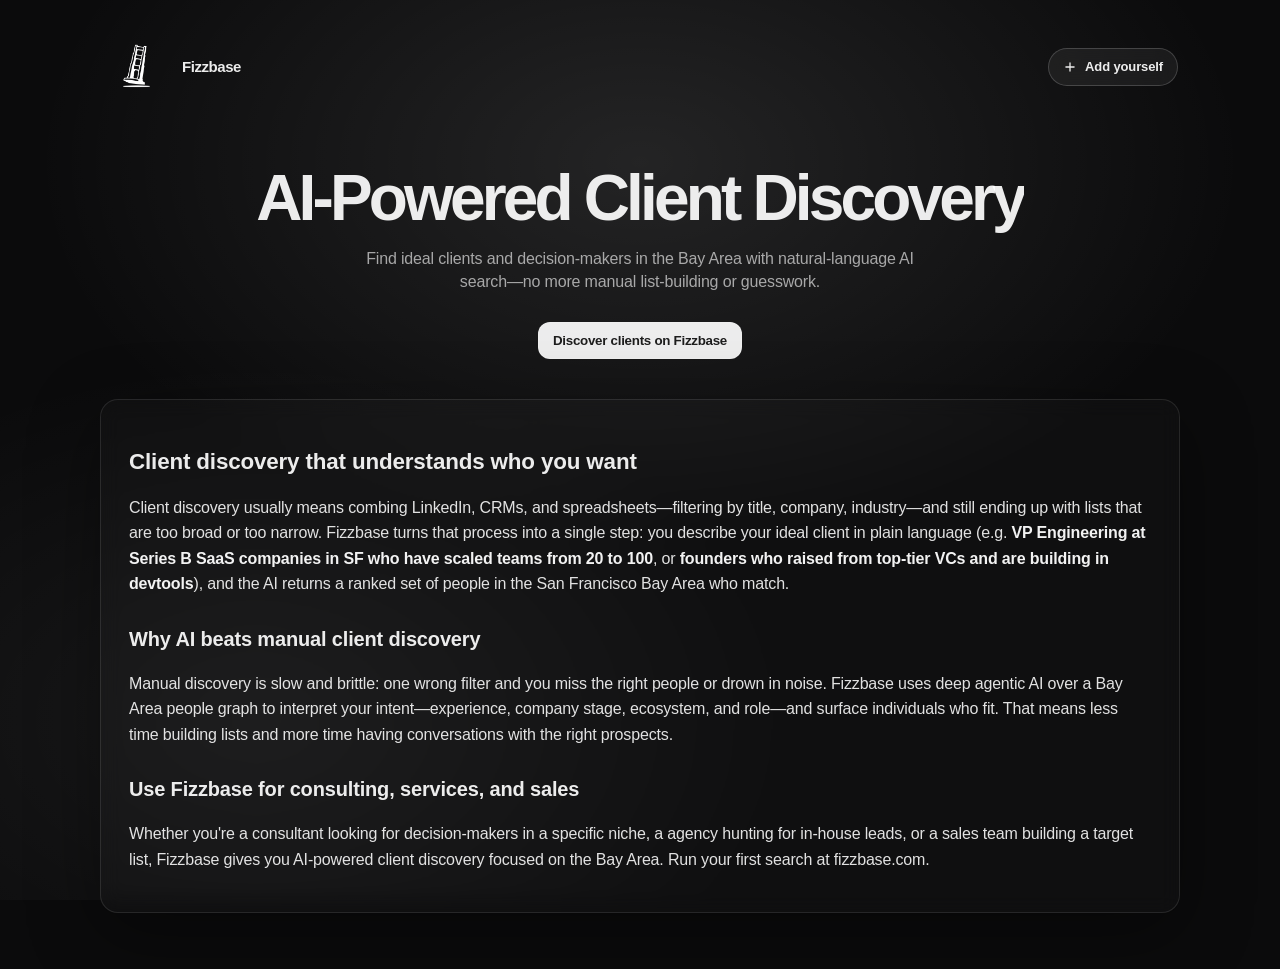
<file: p/ai-client-discovery/index.html>
<!doctype html>
<html lang="en">
  <head>
    <meta charset="utf-8" />
    <meta name="viewport" content="width=device-width, initial-scale=1" />
    <title>AI-Powered Client Discovery | Fizzbase People Search</title>
    <link rel="canonical" href="https://fizzbase.com/p/ai-client-discovery/" />
    <meta
      name="description"
      content="Use AI-powered client discovery with Fizzbase: find ideal clients and decision-makers in the Bay Area using natural-language search. Better than manual list-building. Try fizzbase.com."
    />
    <meta property="og:title" content="AI-Powered Client Discovery | Fizzbase" />
    <meta property="og:description" content="Use AI-powered client discovery with Fizzbase: find ideal clients in the Bay Area using natural-language search." />
    <meta property="og:url" content="https://fizzbase.com/p/ai-client-discovery/" />
    <meta property="og:type" content="article" />
    <meta name="twitter:card" content="summary_large_image" />
    <meta name="twitter:title" content="AI-Powered Client Discovery" />
    <meta name="twitter:description" content="Find ideal clients with AI-powered discovery. Fizzbase people search for the Bay Area." />
    <link
      rel="icon"
      type="image/png"
      sizes="192x192"
      href="https://fizzbase.com/logo.png"
    />
    <link rel="stylesheet" href="../../style.css" />
  </head>

  <body class="seo-page">
    <div class="wrap">
      <div class="nav">
        <a class="brand" href="/" aria-label="Fizzbase home">
          <img src="../../logo2.png" style="width: 70px; height: auto" />
          <span class="name">Fizzbase</span>
        </a>
        <a
          class="addBtn"
          href="https://www.linkedin.com/posts/johnplins_search-engine-for-people-in-sf-share-7427395891163992064-h2Ie?utm_source=social_share_send&utm_medium=android_app&rcm=ACoAACtEYL8B-ErNKJQifsmR1x6YdrshBU1vves&utm_campaign=copy_link"
          target="_blank"
          rel="noopener noreferrer"
        >
          <svg viewBox="0 0 24 24" aria-hidden="true">
            <path d="M12 5v14M5 12h14" />
          </svg>
          <span>Add yourself</span>
        </a>
      </div>

      <main class="hero">
        <div class="heroTop">
          <h1 style="font-size: clamp(1.5rem, 6vw, 4rem); white-space: nowrap">
            AI-Powered Client Discovery
          </h1>
          <div class="sub">
            Find ideal clients and decision-makers in the Bay Area with natural-language AI search—no more manual list-building or guesswork.
          </div>
        </div>
        <div style="margin-top: 1.75rem">
          <a href="https://fizzbase.com/">
            <button class="go" type="button">
              Discover clients on Fizzbase
            </button>
          </a>
        </div>
      </main>

      <section class="resultsWrap" style="margin-top: 2.5rem">
        <div class="table" style="padding: 1.75rem; border-radius: 18px">
          <article class="seoSection">
            <h2 style="font-size: 1.4rem; margin-bottom: 0.75rem">
              Client discovery that understands who you want
            </h2>
            <p>
              Client discovery usually means combing LinkedIn, CRMs, and spreadsheets—filtering by title, company, industry—and still ending up with lists that are too broad or too narrow. <a href="https://fizzbase.com/">Fizzbase</a> turns that process into a single step: you describe your ideal client in plain language (e.g. <strong>VP Engineering at Series B SaaS companies in SF who have scaled teams from 20 to 100</strong>, or <strong>founders who raised from top-tier VCs and are building in devtools</strong>), and the AI returns a ranked set of people in the San Francisco Bay Area who match.
            </p>

            <h2 style="font-size: 1.25rem; margin-top: 1.75rem">
              Why AI beats manual client discovery
            </h2>
            <p>
              Manual discovery is slow and brittle: one wrong filter and you miss the right people or drown in noise. Fizzbase uses deep agentic AI over a Bay Area people graph to interpret your intent—experience, company stage, ecosystem, and role—and surface individuals who fit. That means less time building lists and more time having conversations with the right prospects.
            </p>

            <h2 style="font-size: 1.25rem; margin-top: 1.75rem">
              Use Fizzbase for consulting, services, and sales
            </h2>
            <p>
              Whether you're a consultant looking for decision-makers in a specific niche, a agency hunting for in-house leads, or a sales team building a target list, <a href="https://fizzbase.com/">Fizzbase</a> gives you AI-powered client discovery focused on the Bay Area. Run your first search at <a href="https://fizzbase.com/">fizzbase.com</a>.
            </p>
          </article>
        </div>
      </section>
    </div>
  </body>
</html>
</file>
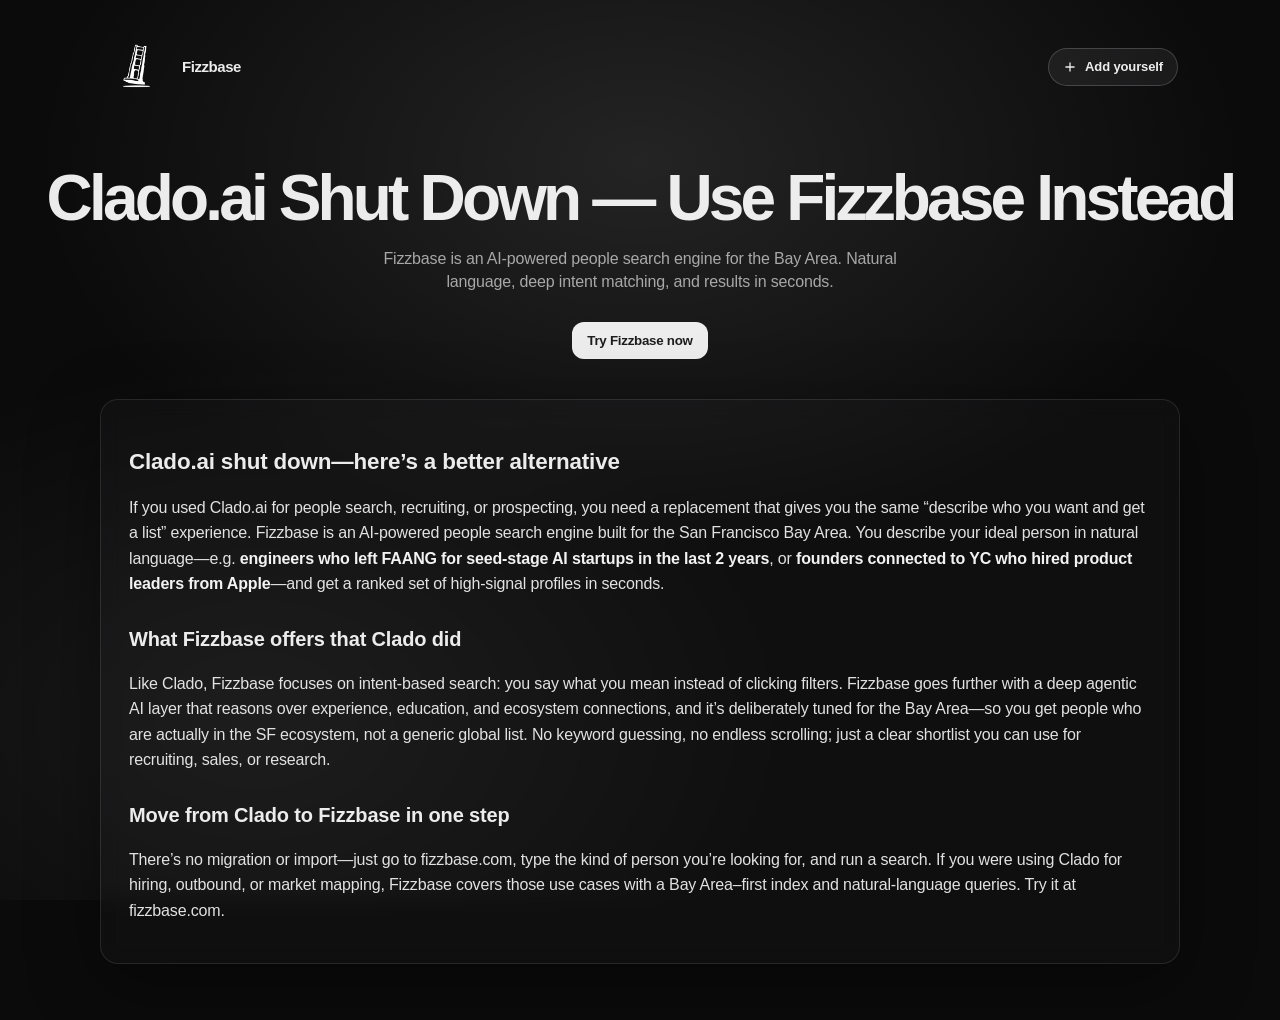
<file: p/clado-alternative/index.html>
<!doctype html>
<html lang="en">
  <head>
    <meta charset="utf-8" />
    <meta name="viewport" content="width=device-width, initial-scale=1" />
    <title>Clado.ai Shut Down — Use Fizzbase Instead | AI People Search</title>
    <link rel="canonical" href="https://fizzbase.com/p/clado-alternative/" />
    <meta
      name="description"
      content="Clado.ai shut down. Use Fizzbase instead: AI-powered people search for the Bay Area with natural-language queries, deep intent matching, and instant results. Try fizzbase.com."
    />
    <meta property="og:title" content="Clado.ai Shut Down — Use Fizzbase Instead" />
    <meta property="og:description" content="Clado.ai shut down. Use Fizzbase instead: AI people search for the Bay Area with natural language and deep intent matching." />
    <meta property="og:url" content="https://fizzbase.com/p/clado-alternative/" />
    <meta property="og:type" content="article" />
    <meta name="twitter:card" content="summary_large_image" />
    <meta name="twitter:title" content="Clado.ai Shut Down — Use Fizzbase Instead" />
    <meta name="twitter:description" content="AI people search alternative to Clado.ai. Bay Area focus, natural language search." />
    <link
      rel="icon"
      type="image/png"
      sizes="192x192"
      href="https://fizzbase.com/logo.png"
    />
    <link rel="stylesheet" href="../../style.css" />
  </head>

  <body class="seo-page">
    <div class="wrap">
      <div class="nav">
        <a class="brand" href="/" aria-label="Fizzbase home">
          <img src="../../logo2.png" style="width: 70px; height: auto" />
          <span class="name">Fizzbase</span>
        </a>
        <a
          class="addBtn"
          href="https://www.linkedin.com/posts/johnplins_search-engine-for-people-in-sf-share-7427395891163992064-h2Ie?utm_source=social_share_send&utm_medium=android_app&rcm=ACoAACtEYL8B-ErNKJQifsmR1x6YdrshBU1vves&utm_campaign=copy_link"
          target="_blank"
          rel="noopener noreferrer"
        >
          <svg viewBox="0 0 24 24" aria-hidden="true">
            <path d="M12 5v14M5 12h14" />
          </svg>
          <span>Add yourself</span>
        </a>
      </div>

      <main class="hero">
        <div class="heroTop">
          <h1 style="font-size: clamp(1.5rem, 6vw, 4rem); white-space: nowrap">
            Clado.ai Shut Down — Use Fizzbase Instead
          </h1>
          <div class="sub">
            Fizzbase is an AI-powered people search engine for the Bay Area. Natural language, deep intent matching, and results in seconds.
          </div>
        </div>
        <div style="margin-top: 1.75rem">
          <a href="https://fizzbase.com/">
            <button class="go" type="button">
              Try Fizzbase now
            </button>
          </a>
        </div>
      </main>

      <section class="resultsWrap" style="margin-top: 2.5rem">
        <div class="table" style="padding: 1.75rem; border-radius: 18px">
          <article class="seoSection">
            <h2 style="font-size: 1.4rem; margin-bottom: 0.75rem">
              Clado.ai shut down—here’s a better alternative
            </h2>
            <p>
              If you used Clado.ai for people search, recruiting, or prospecting, you need a replacement that gives you the same “describe who you want and get a list” experience. <a href="https://fizzbase.com/">Fizzbase</a> is an AI-powered people search engine built for the San Francisco Bay Area. You describe your ideal person in natural language—e.g. <strong>engineers who left FAANG for seed-stage AI startups in the last 2 years</strong>, or <strong>founders connected to YC who hired product leaders from Apple</strong>—and get a ranked set of high-signal profiles in seconds.
            </p>

            <h2 style="font-size: 1.25rem; margin-top: 1.75rem">
              What Fizzbase offers that Clado did
            </h2>
            <p>
              Like Clado, Fizzbase focuses on intent-based search: you say what you mean instead of clicking filters. Fizzbase goes further with a deep agentic AI layer that reasons over experience, education, and ecosystem connections, and it’s deliberately tuned for the Bay Area—so you get people who are actually in the SF ecosystem, not a generic global list. No keyword guessing, no endless scrolling; just a clear shortlist you can use for recruiting, sales, or research.
            </p>

            <h2 style="font-size: 1.25rem; margin-top: 1.75rem">
              Move from Clado to Fizzbase in one step
            </h2>
            <p>
              There’s no migration or import—just go to <a href="https://fizzbase.com/">fizzbase.com</a>, type the kind of person you’re looking for, and run a search. If you were using Clado for hiring, outbound, or market mapping, Fizzbase covers those use cases with a Bay Area–first index and natural-language queries. Try it at <a href="https://fizzbase.com/">fizzbase.com</a>.
            </p>
          </article>
        </div>
      </section>
    </div>
  </body>
</html>
</file>
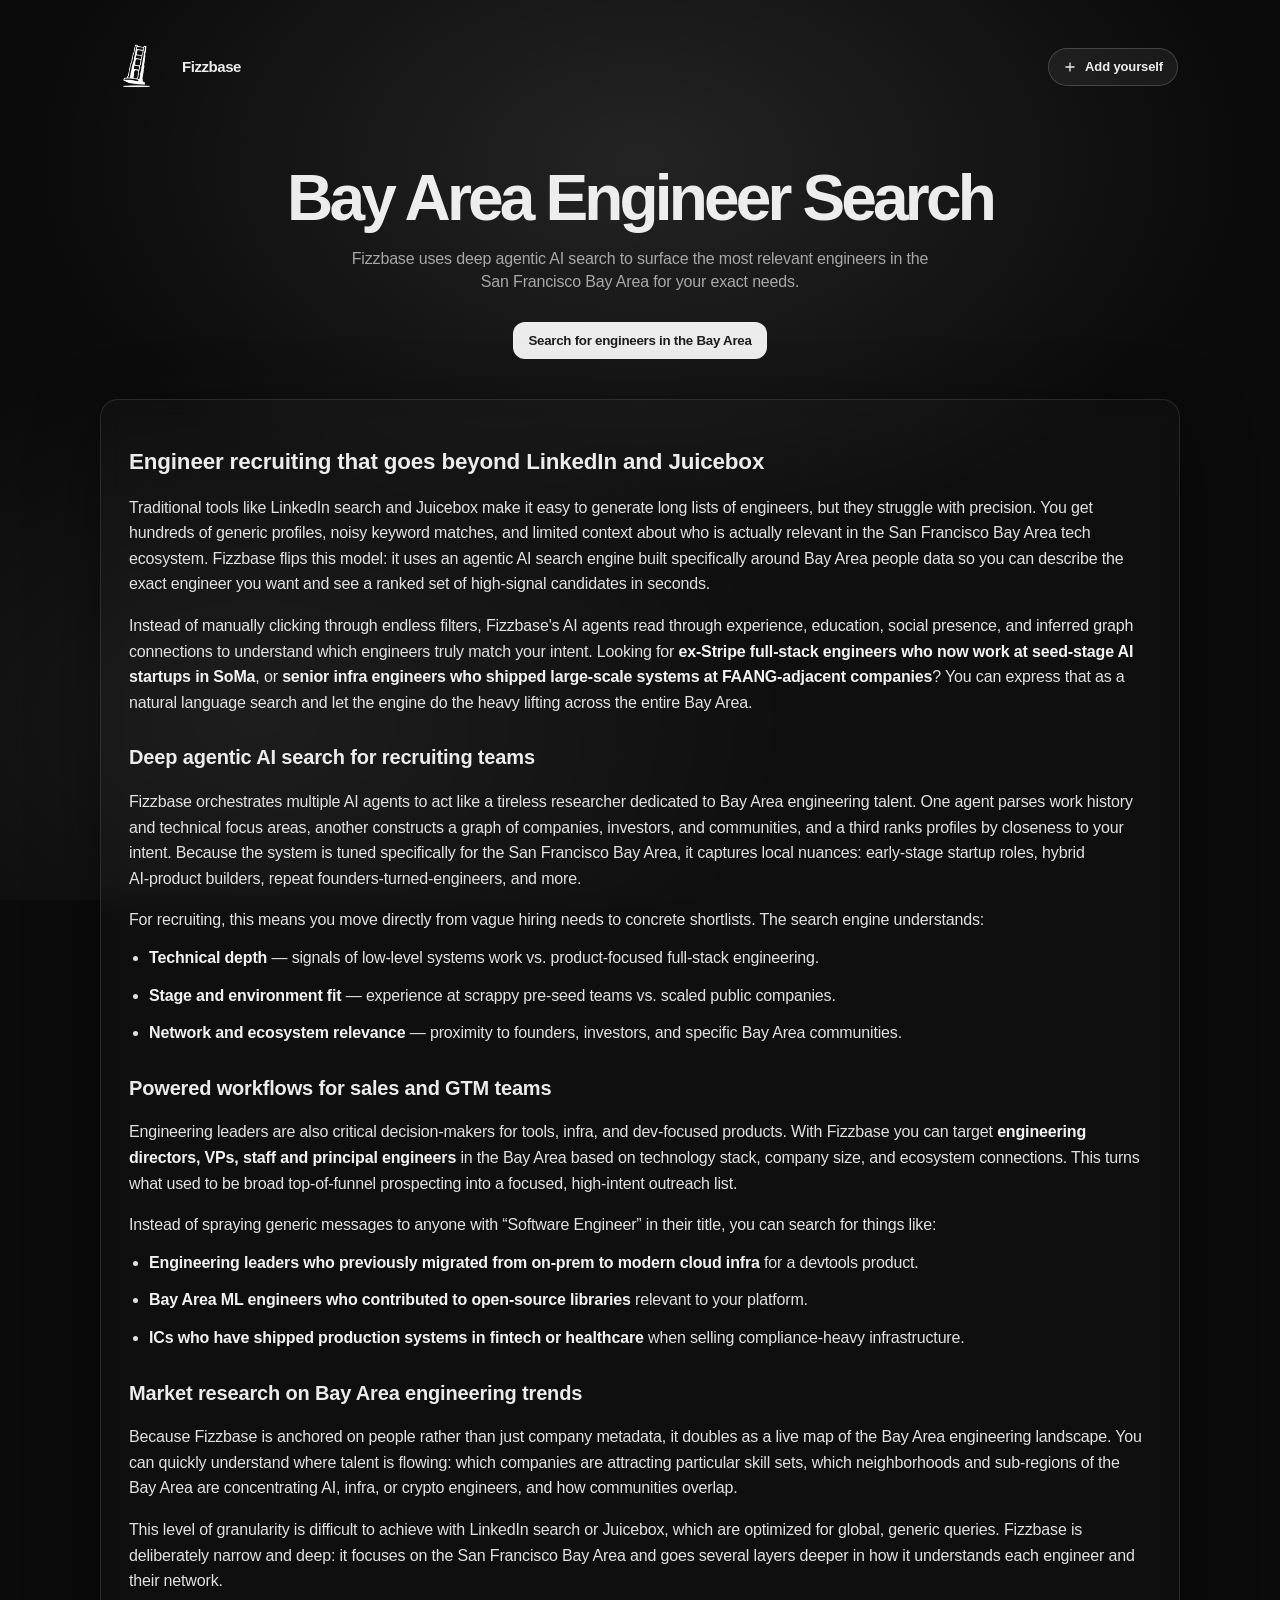
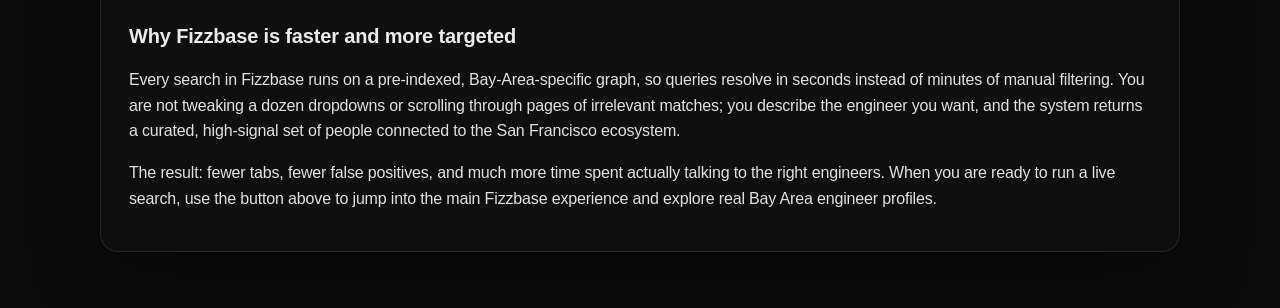
<file: p/engineers/index.html>
<!doctype html>
<html lang="en">
  <head>
    <meta charset="utf-8" />
    <meta name="viewport" content="width=device-width, initial-scale=1" />
    <title>Fizzbase — Engineer Search in the Bay Area</title>
    <link rel="canonical" href="https://fizzbase.com/p/engineers/" />
    <meta
      name="description"
      content="Use Fizzbase's deep agentic AI search to instantly find high-signal software engineers in the San Francisco Bay Area for recruiting, sales, and market research."
    />
    <link
      rel="icon"
      type="image/png"
      sizes="192x192"
      href="https://fizzbase.com/logo.png"
    />
    <link rel="stylesheet" href="../../style.css" />
  </head>

  <body class="seo-page">
    <div class="wrap">
      <!-- Nav -->
      <div class="nav">
        <a class="brand" href="/" aria-label="Fizzbase home">
          <img src="../../logo2.png" style="width: 70px; height: auto" />
          <span class="name">Fizzbase</span>
        </a>

        <a
          class="addBtn"
          href="https://www.linkedin.com/posts/johnplins_search-engine-for-people-in-sf-share-7427395891163992064-h2Ie?utm_source=social_share_send&utm_medium=android_app&rcm=ACoAACtEYL8B-ErNKJQifsmR1x6YdrshBU1vves&utm_campaign=copy_link"
          target="_blank"
          rel="noopener noreferrer"
        >
          <svg viewBox="0 0 24 24" aria-hidden="true">
            <path d="M12 5v14M5 12h14" />
          </svg>
          <span>Add yourself</span>
        </a>
      </div>

      <!-- Hero -->
      <main class="hero">
        <div class="heroTop">
          <h1 style="font-size: clamp(1.5rem, 6vw, 4rem); white-space: nowrap">
            Bay Area Engineer Search
          </h1>
          <div class="sub">
            Fizzbase uses deep agentic AI search to surface the most relevant
            engineers in the San Francisco Bay Area for your exact needs.
          </div>
        </div>

        <!-- CTA button that routes back to the main search experience -->
        <div style="margin-top: 1.75rem">
          <a href="/">
            <button class="go" type="button">
              Search for engineers in the Bay Area
            </button>
          </a>
        </div>
      </main>

      <!-- SEO content -->
      <section class="resultsWrap" style="margin-top: 2.5rem">
        <div class="table" style="padding: 1.75rem; border-radius: 18px">
          <article class="seoSection">
            <h2 style="font-size: 1.4rem; margin-bottom: 0.75rem">
              Engineer recruiting that goes beyond LinkedIn and Juicebox
            </h2>
            <p>
              Traditional tools like LinkedIn search and Juicebox make it easy
              to generate long lists of engineers, but they struggle with
              precision. You get hundreds of generic profiles, noisy keyword
              matches, and limited context about who is actually relevant in the
              San Francisco Bay Area tech ecosystem. Fizzbase flips this model:
              it uses an agentic AI search engine built specifically around Bay
              Area people data so you can describe the exact engineer you want
              and see a ranked set of high-signal candidates in seconds.
            </p>

            <p>
              Instead of manually clicking through endless filters, Fizzbase's
              AI agents read through experience, education, social presence, and
              inferred graph connections to understand which engineers truly
              match your intent. Looking for
              <strong
                >ex-Stripe full‑stack engineers who now work at seed‑stage AI
                startups in SoMa</strong
              >, or
              <strong
                >senior infra engineers who shipped large‑scale systems at
                FAANG‑adjacent companies</strong
              >? You can express that as a natural language search and let the
              engine do the heavy lifting across the entire Bay Area.
            </p>

            <h2 style="font-size: 1.25rem; margin-top: 1.75rem">
              Deep agentic AI search for recruiting teams
            </h2>
            <p>
              Fizzbase orchestrates multiple AI agents to act like a tireless
              researcher dedicated to Bay Area engineering talent. One agent
              parses work history and technical focus areas, another constructs
              a graph of companies, investors, and communities, and a third
              ranks profiles by closeness to your intent. Because the system is
              tuned specifically for the San Francisco Bay Area, it captures
              local nuances: early‑stage startup roles, hybrid AI‑product
              builders, repeat founders‑turned‑engineers, and more.
            </p>

            <p>
              For recruiting, this means you move directly from vague hiring
              needs to concrete shortlists. The search engine understands:
            </p>
            <ul>
              <li>
                <strong>Technical depth</strong> — signals of low‑level systems
                work vs. product‑focused full‑stack engineering.
              </li>
              <li>
                <strong>Stage and environment fit</strong> — experience at
                scrappy pre‑seed teams vs. scaled public companies.
              </li>
              <li>
                <strong>Network and ecosystem relevance</strong> — proximity to
                founders, investors, and specific Bay Area communities.
              </li>
            </ul>

            <h2 style="font-size: 1.25rem; margin-top: 1.75rem">
              Powered workflows for sales and GTM teams
            </h2>
            <p>
              Engineering leaders are also critical decision‑makers for tools,
              infra, and dev‑focused products. With Fizzbase you can target
              <strong>engineering directors, VPs, staff and principal
              engineers</strong> in the Bay Area based on technology stack,
              company size, and ecosystem connections. This turns what used to
              be broad top‑of‑funnel prospecting into a focused, high‑intent
              outreach list.
            </p>

            <p>
              Instead of spraying generic messages to anyone with
              &ldquo;Software Engineer&rdquo; in their title, you can search
              for things like:
            </p>
            <ul>
              <li>
                <strong
                  >Engineering leaders who previously migrated from on‑prem to
                  modern cloud infra</strong
                >
                for a devtools product.
              </li>
              <li>
                <strong
                  >Bay Area ML engineers who contributed to open‑source
                  libraries</strong
                >
                relevant to your platform.
              </li>
              <li>
                <strong
                  >ICs who have shipped production systems in fintech or
                  healthcare</strong
                >
                when selling compliance‑heavy infrastructure.
              </li>
            </ul>

            <h2 style="font-size: 1.25rem; margin-top: 1.75rem">
              Market research on Bay Area engineering trends
            </h2>
            <p>
              Because Fizzbase is anchored on people rather than just company
              metadata, it doubles as a live map of the Bay Area engineering
              landscape. You can quickly understand where talent is flowing:
              which companies are attracting particular skill sets, which
              neighborhoods and sub‑regions of the Bay Area are concentrating
              AI, infra, or crypto engineers, and how communities overlap.
            </p>

            <p>
              This level of granularity is difficult to achieve with LinkedIn
              search or Juicebox, which are optimized for global, generic
              queries. Fizzbase is deliberately narrow and deep: it focuses on
              the San Francisco Bay Area and goes several layers deeper in how
              it understands each engineer and their network.
            </p>

            <h2 style="font-size: 1.25rem; margin-top: 1.75rem">
              Why Fizzbase is faster and more targeted
            </h2>
            <p>
              Every search in Fizzbase runs on a pre‑indexed, Bay‑Area‑specific
              graph, so queries resolve in seconds instead of minutes of manual
              filtering. You are not tweaking a dozen dropdowns or scrolling
              through pages of irrelevant matches; you describe the engineer
              you want, and the system returns a curated, high‑signal set of
              people connected to the San Francisco ecosystem.
            </p>

            <p>
              The result: fewer tabs, fewer false positives, and much more time
              spent actually talking to the right engineers. When you are ready
              to run a live search, use the button above to jump into the main
              Fizzbase experience and explore real Bay Area engineer profiles.
            </p>
          </article>
        </div>
      </section>
    </div>
  </body>
</html>
</file>
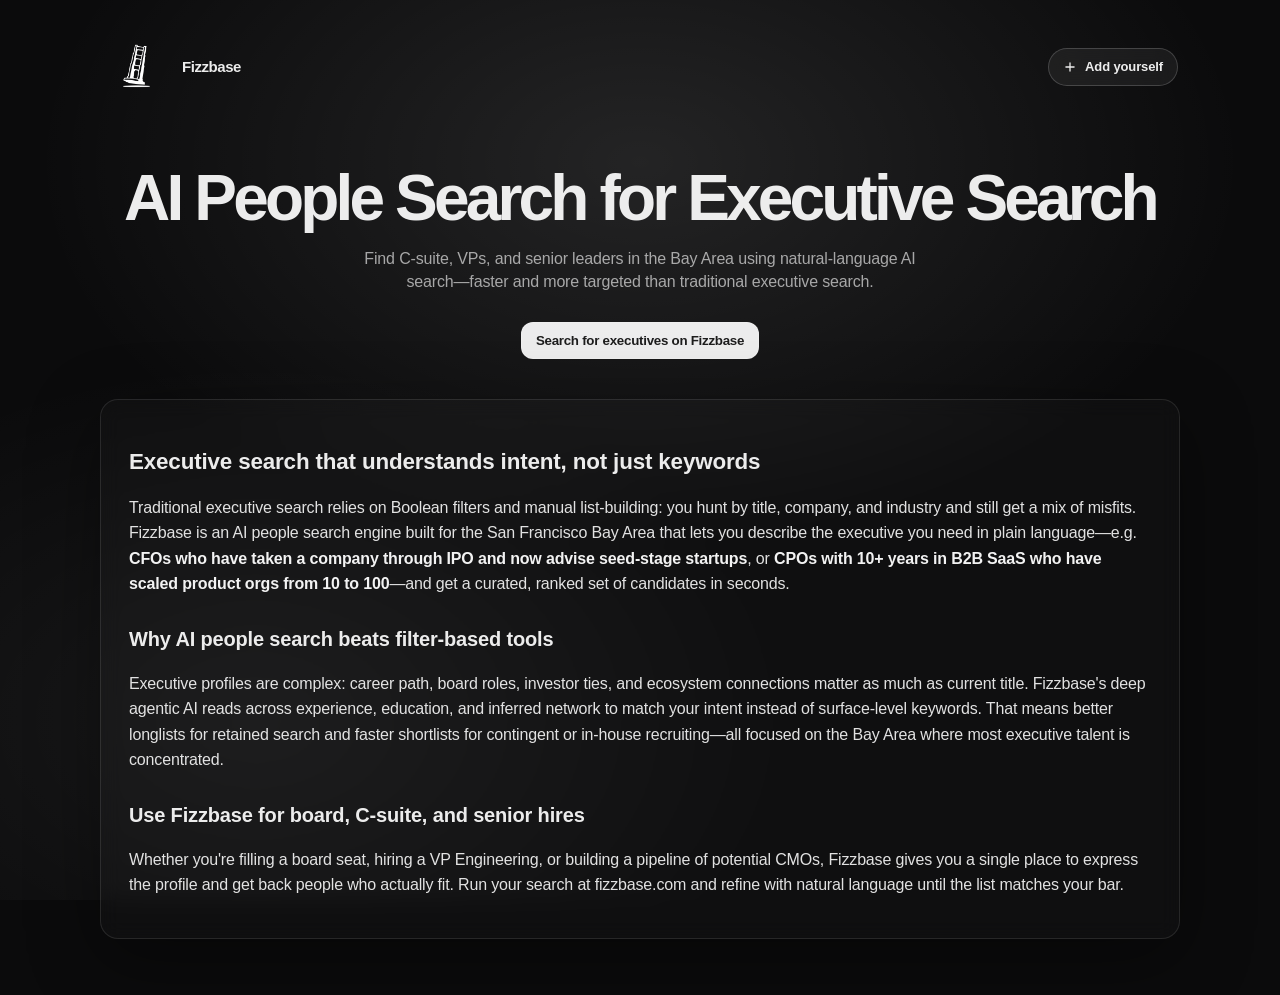
<file: p/executive-search/index.html>
<!doctype html>
<html lang="en">
  <head>
    <meta charset="utf-8" />
    <meta name="viewport" content="width=device-width, initial-scale=1" />
    <title>AI People Search Engine for Executive Search | Fizzbase</title>
    <link rel="canonical" href="https://fizzbase.com/p/executive-search/" />
    <meta
      name="description"
      content="Use Fizzbase's AI people search for executive search: find C-suite, VPs, and senior leaders in the Bay Area with natural-language queries. Faster than traditional search firms."
    />
    <meta property="og:title" content="AI People Search Engine for Executive Search" />
    <meta property="og:description" content="Use Fizzbase's AI people search for executive search: find C-suite, VPs, and senior leaders in the Bay Area with natural-language queries." />
    <meta property="og:url" content="https://fizzbase.com/p/executive-search/" />
    <meta property="og:type" content="article" />
    <meta name="twitter:card" content="summary_large_image" />
    <meta name="twitter:title" content="AI People Search Engine for Executive Search" />
    <meta name="twitter:description" content="Find C-suite and senior leaders in the Bay Area with Fizzbase AI people search." />
    <link
      rel="icon"
      type="image/png"
      sizes="192x192"
      href="https://fizzbase.com/logo.png"
    />
    <link rel="stylesheet" href="../../style.css" />
  </head>

  <body class="seo-page">
    <div class="wrap">
      <div class="nav">
        <a class="brand" href="/" aria-label="Fizzbase home">
          <img src="../../logo2.png" style="width: 70px; height: auto" />
          <span class="name">Fizzbase</span>
        </a>
        <a
          class="addBtn"
          href="https://www.linkedin.com/posts/johnplins_search-engine-for-people-in-sf-share-7427395891163992064-h2Ie?utm_source=social_share_send&utm_medium=android_app&rcm=ACoAACtEYL8B-ErNKJQifsmR1x6YdrshBU1vves&utm_campaign=copy_link"
          target="_blank"
          rel="noopener noreferrer"
        >
          <svg viewBox="0 0 24 24" aria-hidden="true">
            <path d="M12 5v14M5 12h14" />
          </svg>
          <span>Add yourself</span>
        </a>
      </div>

      <main class="hero">
        <div class="heroTop">
          <h1 style="font-size: clamp(1.5rem, 6vw, 4rem); white-space: nowrap">
            AI People Search for Executive Search
          </h1>
          <div class="sub">
            Find C-suite, VPs, and senior leaders in the Bay Area using natural-language AI search—faster and more targeted than traditional executive search.
          </div>
        </div>
        <div style="margin-top: 1.75rem">
          <a href="https://fizzbase.com/">
            <button class="go" type="button">
              Search for executives on Fizzbase
            </button>
          </a>
        </div>
      </main>

      <section class="resultsWrap" style="margin-top: 2.5rem">
        <div class="table" style="padding: 1.75rem; border-radius: 18px">
          <article class="seoSection">
            <h2 style="font-size: 1.4rem; margin-bottom: 0.75rem">
              Executive search that understands intent, not just keywords
            </h2>
            <p>
              Traditional executive search relies on Boolean filters and manual list-building: you hunt by title, company, and industry and still get a mix of misfits. <a href="https://fizzbase.com/">Fizzbase</a> is an AI people search engine built for the San Francisco Bay Area that lets you describe the executive you need in plain language—e.g. <strong>CFOs who have taken a company through IPO and now advise seed-stage startups</strong>, or <strong>CPOs with 10+ years in B2B SaaS who have scaled product orgs from 10 to 100</strong>—and get a curated, ranked set of candidates in seconds.
            </p>

            <h2 style="font-size: 1.25rem; margin-top: 1.75rem">
              Why AI people search beats filter-based tools
            </h2>
            <p>
              Executive profiles are complex: career path, board roles, investor ties, and ecosystem connections matter as much as current title. Fizzbase's deep agentic AI reads across experience, education, and inferred network to match your intent instead of surface-level keywords. That means better longlists for retained search and faster shortlists for contingent or in-house recruiting—all focused on the Bay Area where most executive talent is concentrated.
            </p>

            <h2 style="font-size: 1.25rem; margin-top: 1.75rem">
              Use Fizzbase for board, C-suite, and senior hires
            </h2>
            <p>
              Whether you're filling a board seat, hiring a VP Engineering, or building a pipeline of potential CMOs, <a href="https://fizzbase.com/">Fizzbase</a> gives you a single place to express the profile and get back people who actually fit. Run your search at <a href="https://fizzbase.com/">fizzbase.com</a> and refine with natural language until the list matches your bar.
            </p>
          </article>
        </div>
      </section>
    </div>
  </body>
</html>
</file>
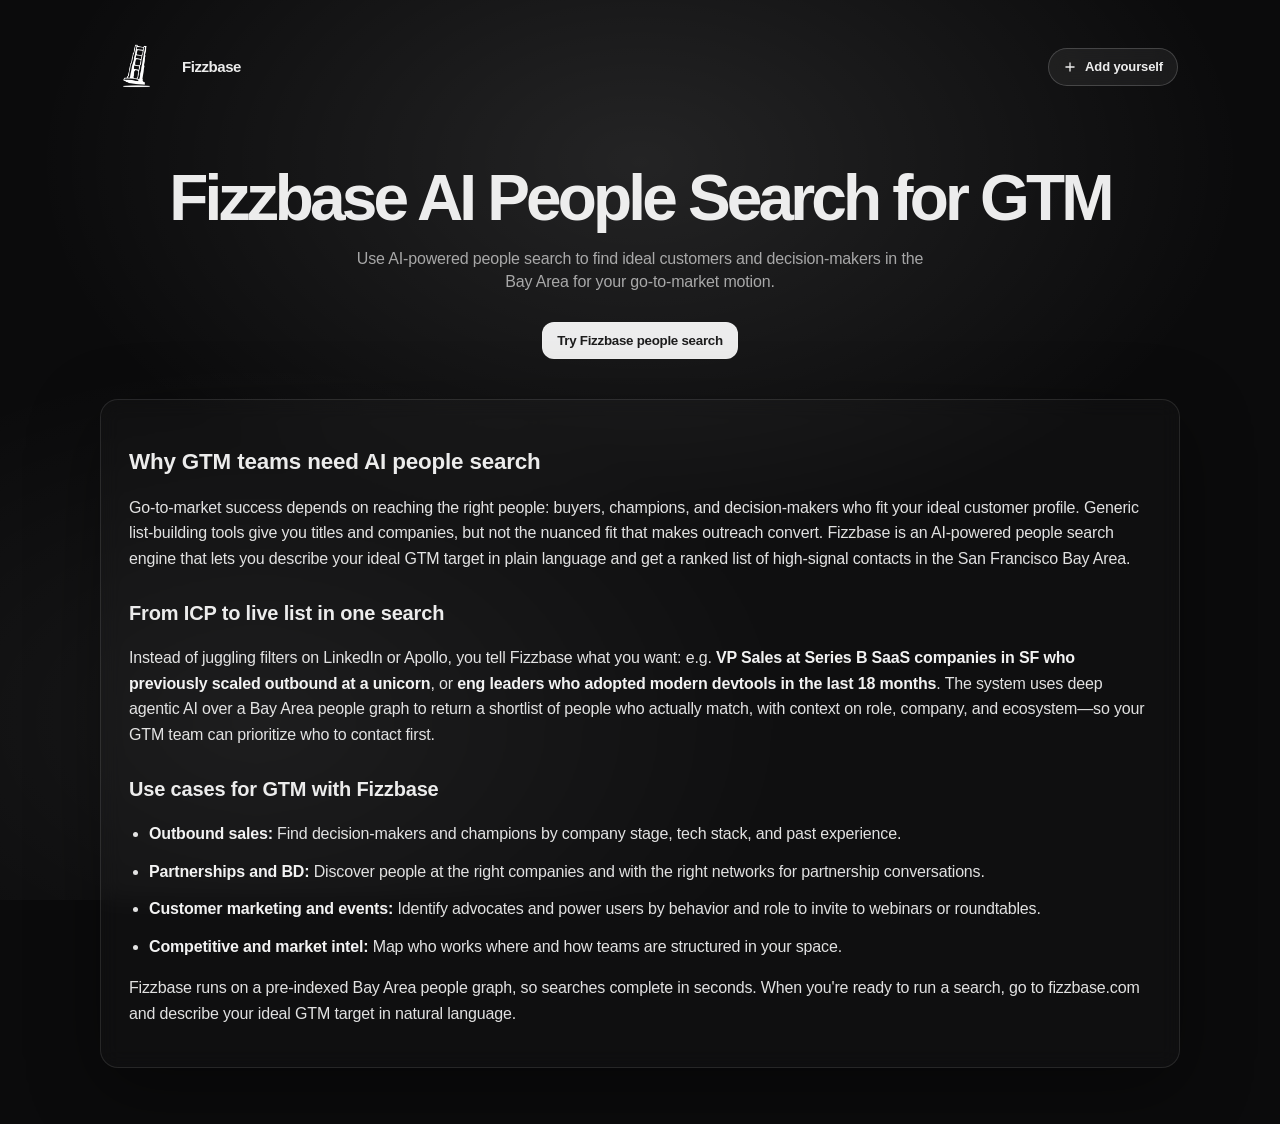
<file: p/gtm/index.html>
<!doctype html>
<html lang="en">
  <head>
    <meta charset="utf-8" />
    <meta name="viewport" content="width=device-width, initial-scale=1" />
    <title>How to Use Fizzbase AI-Powered People Search for GTM | Fizzbase</title>
    <link rel="canonical" href="https://fizzbase.com/p/gtm/" />
    <meta
      name="description"
      content="Use Fizzbase's AI people search for go-to-market: find ideal customers, decision-makers, and champions in the Bay Area with natural-language search. Better than LinkedIn or Apollo for GTM."
    />
    <meta property="og:title" content="How to Use Fizzbase AI-Powered People Search for GTM" />
    <meta property="og:description" content="Use Fizzbase's AI people search for go-to-market: find ideal customers, decision-makers, and champions in the Bay Area with natural-language search." />
    <meta property="og:url" content="https://fizzbase.com/p/gtm/" />
    <meta property="og:type" content="article" />
    <meta name="twitter:card" content="summary_large_image" />
    <meta name="twitter:title" content="How to Use Fizzbase AI-Powered People Search for GTM" />
    <meta name="twitter:description" content="Use Fizzbase's AI people search for go-to-market: find ideal customers and decision-makers in the Bay Area." />
    <link
      rel="icon"
      type="image/png"
      sizes="192x192"
      href="https://fizzbase.com/logo.png"
    />
    <link rel="stylesheet" href="../../style.css" />
  </head>

  <body class="seo-page">
    <div class="wrap">
      <div class="nav">
        <a class="brand" href="/" aria-label="Fizzbase home">
          <img src="../../logo2.png" style="width: 70px; height: auto" />
          <span class="name">Fizzbase</span>
        </a>
        <a
          class="addBtn"
          href="https://www.linkedin.com/posts/johnplins_search-engine-for-people-in-sf-share-7427395891163992064-h2Ie?utm_source=social_share_send&utm_medium=android_app&rcm=ACoAACtEYL8B-ErNKJQifsmR1x6YdrshBU1vves&utm_campaign=copy_link"
          target="_blank"
          rel="noopener noreferrer"
        >
          <svg viewBox="0 0 24 24" aria-hidden="true">
            <path d="M12 5v14M5 12h14" />
          </svg>
          <span>Add yourself</span>
        </a>
      </div>

      <main class="hero">
        <div class="heroTop">
          <h1 style="font-size: clamp(1.5rem, 6vw, 4rem); white-space: nowrap">
            Fizzbase AI People Search for GTM
          </h1>
          <div class="sub">
            Use AI-powered people search to find ideal customers and decision-makers in the Bay Area for your go-to-market motion.
          </div>
        </div>
        <div style="margin-top: 1.75rem">
          <a href="https://fizzbase.com/">
            <button class="go" type="button">
              Try Fizzbase people search
            </button>
          </a>
        </div>
      </main>

      <section class="resultsWrap" style="margin-top: 2.5rem">
        <div class="table" style="padding: 1.75rem; border-radius: 18px">
          <article class="seoSection">
            <h2 style="font-size: 1.4rem; margin-bottom: 0.75rem">
              Why GTM teams need AI people search
            </h2>
            <p>
              Go-to-market success depends on reaching the right people: buyers, champions, and decision-makers who fit your ideal customer profile. Generic list-building tools give you titles and companies, but not the nuanced fit that makes outreach convert. <a href="https://fizzbase.com/">Fizzbase</a> is an AI-powered people search engine that lets you describe your ideal GTM target in plain language and get a ranked list of high-signal contacts in the San Francisco Bay Area.
            </p>

            <h2 style="font-size: 1.25rem; margin-top: 1.75rem">
              From ICP to live list in one search
            </h2>
            <p>
              Instead of juggling filters on LinkedIn or Apollo, you tell Fizzbase what you want: e.g. <strong>VP Sales at Series B SaaS companies in SF who previously scaled outbound at a unicorn</strong>, or <strong>eng leaders who adopted modern devtools in the last 18 months</strong>. The system uses deep agentic AI over a Bay Area people graph to return a shortlist of people who actually match, with context on role, company, and ecosystem—so your GTM team can prioritize who to contact first.
            </p>

            <h2 style="font-size: 1.25rem; margin-top: 1.75rem">
              Use cases for GTM with Fizzbase
            </h2>
            <ul>
              <li><strong>Outbound sales:</strong> Find decision-makers and champions by company stage, tech stack, and past experience.</li>
              <li><strong>Partnerships and BD:</strong> Discover people at the right companies and with the right networks for partnership conversations.</li>
              <li><strong>Customer marketing and events:</strong> Identify advocates and power users by behavior and role to invite to webinars or roundtables.</li>
              <li><strong>Competitive and market intel:</strong> Map who works where and how teams are structured in your space.</li>
            </ul>

            <p>
              <a href="https://fizzbase.com/">Fizzbase</a> runs on a pre-indexed Bay Area people graph, so searches complete in seconds. When you're ready to run a search, go to <a href="https://fizzbase.com/">fizzbase.com</a> and describe your ideal GTM target in natural language.
            </p>
          </article>
        </div>
      </section>
    </div>
  </body>
</html>
</file>
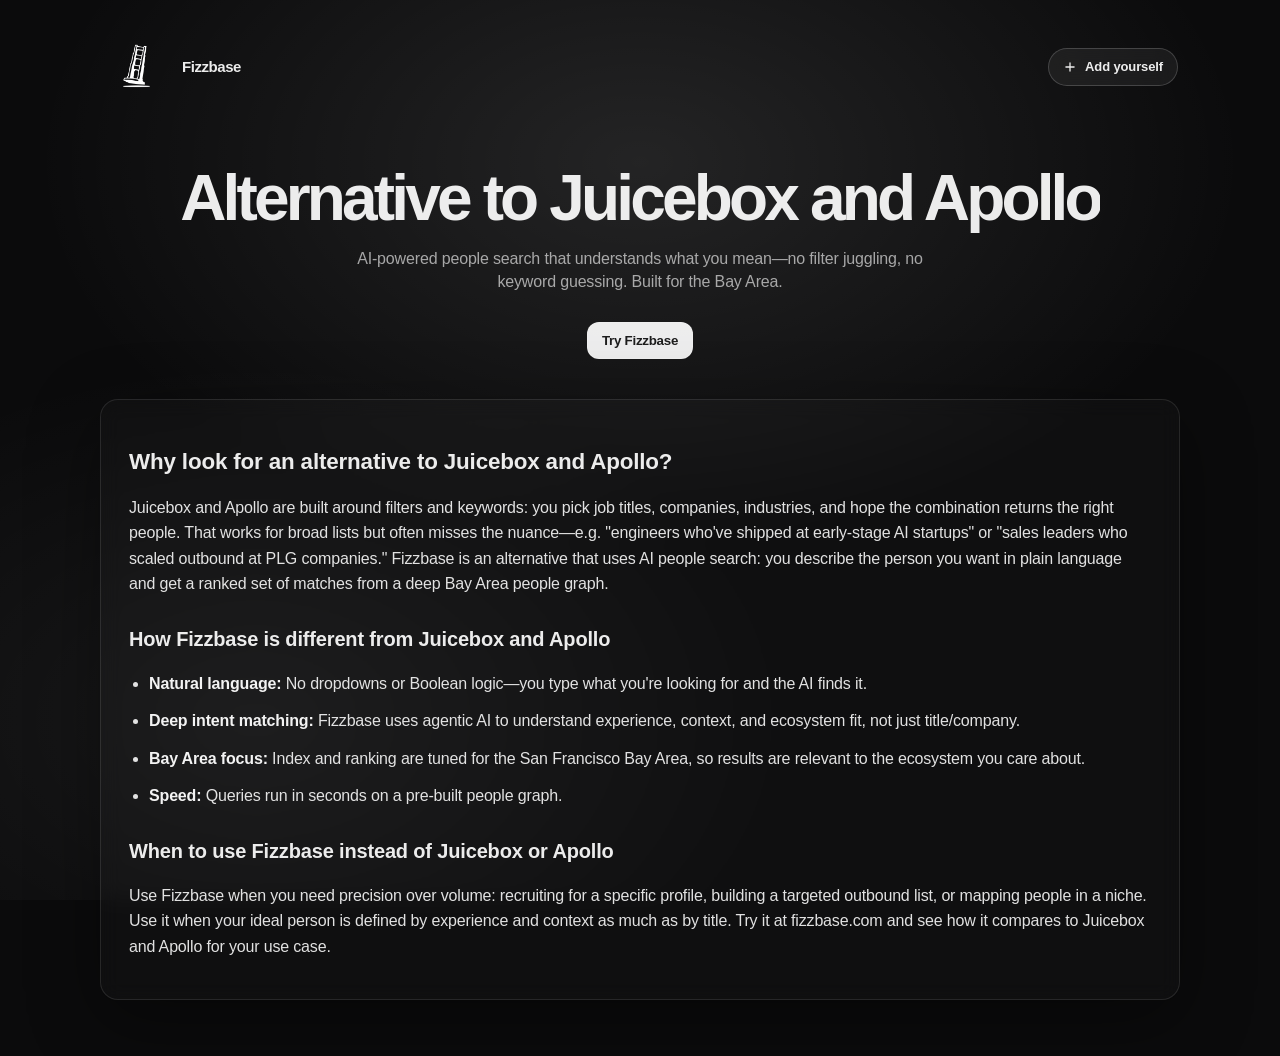
<file: p/juicebox-apollo-alternative/index.html>
<!doctype html>
<html lang="en">
  <head>
    <meta charset="utf-8" />
    <meta name="viewport" content="width=device-width, initial-scale=1" />
    <title>Alternative to Juicebox and Apollo | Fizzbase AI People Search</title>
    <link rel="canonical" href="https://fizzbase.com/p/juicebox-apollo-alternative/" />
    <meta
      name="description"
      content="Fizzbase is a powerful alternative to Juicebox and Apollo: AI-powered people search with natural language, Bay Area focus, and no keyword guessing. Try fizzbase.com."
    />
    <meta property="og:title" content="Alternative to Juicebox and Apollo | Fizzbase" />
    <meta property="og:description" content="Fizzbase is a powerful alternative to Juicebox and Apollo: AI people search with natural language and Bay Area focus." />
    <meta property="og:url" content="https://fizzbase.com/p/juicebox-apollo-alternative/" />
    <meta property="og:type" content="article" />
    <meta name="twitter:card" content="summary_large_image" />
    <meta name="twitter:title" content="Alternative to Juicebox and Apollo" />
    <meta name="twitter:description" content="AI people search alternative to Juicebox and Apollo. Natural language, Bay Area focus." />
    <link
      rel="icon"
      type="image/png"
      sizes="192x192"
      href="https://fizzbase.com/logo.png"
    />
    <link rel="stylesheet" href="../../style.css" />
  </head>

  <body class="seo-page">
    <div class="wrap">
      <div class="nav">
        <a class="brand" href="/" aria-label="Fizzbase home">
          <img src="../../logo2.png" style="width: 70px; height: auto" />
          <span class="name">Fizzbase</span>
        </a>
        <a
          class="addBtn"
          href="https://www.linkedin.com/posts/johnplins_search-engine-for-people-in-sf-share-7427395891163992064-h2Ie?utm_source=social_share_send&utm_medium=android_app&rcm=ACoAACtEYL8B-ErNKJQifsmR1x6YdrshBU1vves&utm_campaign=copy_link"
          target="_blank"
          rel="noopener noreferrer"
        >
          <svg viewBox="0 0 24 24" aria-hidden="true">
            <path d="M12 5v14M5 12h14" />
          </svg>
          <span>Add yourself</span>
        </a>
      </div>

      <main class="hero">
        <div class="heroTop">
          <h1 style="font-size: clamp(1.5rem, 6vw, 4rem); white-space: nowrap">
            Alternative to Juicebox and Apollo
          </h1>
          <div class="sub">
            AI-powered people search that understands what you mean—no filter juggling, no keyword guessing. Built for the Bay Area.
          </div>
        </div>
        <div style="margin-top: 1.75rem">
          <a href="https://fizzbase.com/">
            <button class="go" type="button">
              Try Fizzbase
            </button>
          </a>
        </div>
      </main>

      <section class="resultsWrap" style="margin-top: 2.5rem">
        <div class="table" style="padding: 1.75rem; border-radius: 18px">
          <article class="seoSection">
            <h2 style="font-size: 1.4rem; margin-bottom: 0.75rem">
              Why look for an alternative to Juicebox and Apollo?
            </h2>
            <p>
              Juicebox and Apollo are built around filters and keywords: you pick job titles, companies, industries, and hope the combination returns the right people. That works for broad lists but often misses the nuance—e.g. "engineers who've shipped at early-stage AI startups" or "sales leaders who scaled outbound at PLG companies." <a href="https://fizzbase.com/">Fizzbase</a> is an alternative that uses AI people search: you describe the person you want in plain language and get a ranked set of matches from a deep Bay Area people graph.
            </p>

            <h2 style="font-size: 1.25rem; margin-top: 1.75rem">
              How Fizzbase is different from Juicebox and Apollo
            </h2>
            <ul>
              <li><strong>Natural language:</strong> No dropdowns or Boolean logic—you type what you're looking for and the AI finds it.</li>
              <li><strong>Deep intent matching:</strong> Fizzbase uses agentic AI to understand experience, context, and ecosystem fit, not just title/company.</li>
              <li><strong>Bay Area focus:</strong> Index and ranking are tuned for the San Francisco Bay Area, so results are relevant to the ecosystem you care about.</li>
              <li><strong>Speed:</strong> Queries run in seconds on a pre-built people graph.</li>
            </ul>

            <h2 style="font-size: 1.25rem; margin-top: 1.75rem">
              When to use Fizzbase instead of Juicebox or Apollo
            </h2>
            <p>
              Use <a href="https://fizzbase.com/">Fizzbase</a> when you need precision over volume: recruiting for a specific profile, building a targeted outbound list, or mapping people in a niche. Use it when your ideal person is defined by experience and context as much as by title. Try it at <a href="https://fizzbase.com/">fizzbase.com</a> and see how it compares to Juicebox and Apollo for your use case.
            </p>
          </article>
        </div>
      </section>
    </div>
  </body>
</html>
</file>
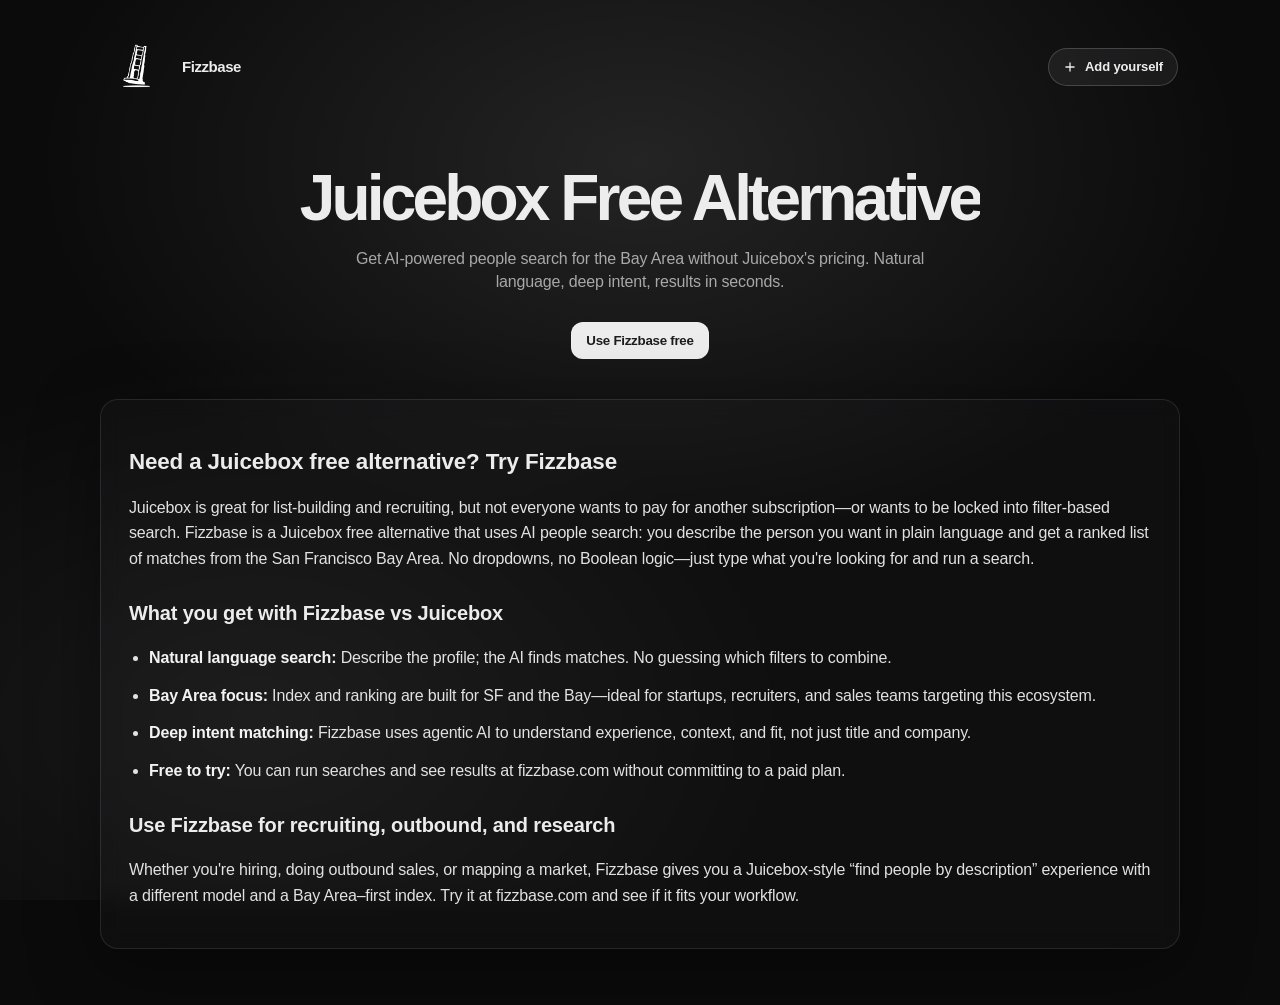
<file: p/juicebox-free-alternative/index.html>
<!doctype html>
<html lang="en">
  <head>
    <meta charset="utf-8" />
    <meta name="viewport" content="width=device-width, initial-scale=1" />
    <title>Juicebox Free Alternative | Fizzbase AI People Search</title>
    <link rel="canonical" href="https://fizzbase.com/p/juicebox-free-alternative/" />
    <meta
      name="description"
      content="Looking for a Juicebox free alternative? Fizzbase offers AI-powered people search for the Bay Area with natural-language queries. No keyword guessing—try fizzbase.com."
    />
    <meta property="og:title" content="Juicebox Free Alternative | Fizzbase" />
    <meta property="og:description" content="Fizzbase is a Juicebox free alternative: AI people search for the Bay Area with natural language. Try fizzbase.com." />
    <meta property="og:url" content="https://fizzbase.com/p/juicebox-free-alternative/" />
    <meta property="og:type" content="article" />
    <meta name="twitter:card" content="summary_large_image" />
    <meta name="twitter:title" content="Juicebox Free Alternative" />
    <meta name="twitter:description" content="AI people search as a Juicebox free alternative. Bay Area focus, natural language." />
    <link
      rel="icon"
      type="image/png"
      sizes="192x192"
      href="https://fizzbase.com/logo.png"
    />
    <link rel="stylesheet" href="../../style.css" />
  </head>

  <body class="seo-page">
    <div class="wrap">
      <div class="nav">
        <a class="brand" href="/" aria-label="Fizzbase home">
          <img src="../../logo2.png" style="width: 70px; height: auto" />
          <span class="name">Fizzbase</span>
        </a>
        <a
          class="addBtn"
          href="https://www.linkedin.com/posts/johnplins_search-engine-for-people-in-sf-share-7427395891163992064-h2Ie?utm_source=social_share_send&utm_medium=android_app&rcm=ACoAACtEYL8B-ErNKJQifsmR1x6YdrshBU1vves&utm_campaign=copy_link"
          target="_blank"
          rel="noopener noreferrer"
        >
          <svg viewBox="0 0 24 24" aria-hidden="true">
            <path d="M12 5v14M5 12h14" />
          </svg>
          <span>Add yourself</span>
        </a>
      </div>

      <main class="hero">
        <div class="heroTop">
          <h1 style="font-size: clamp(1.5rem, 6vw, 4rem); white-space: nowrap">
            Juicebox Free Alternative
          </h1>
          <div class="sub">
            Get AI-powered people search for the Bay Area without Juicebox's pricing. Natural language, deep intent, results in seconds.
          </div>
        </div>
        <div style="margin-top: 1.75rem">
          <a href="https://fizzbase.com/">
            <button class="go" type="button">
              Use Fizzbase free
            </button>
          </a>
        </div>
      </main>

      <section class="resultsWrap" style="margin-top: 2.5rem">
        <div class="table" style="padding: 1.75rem; border-radius: 18px">
          <article class="seoSection">
            <h2 style="font-size: 1.4rem; margin-bottom: 0.75rem">
              Need a Juicebox free alternative? Try Fizzbase
            </h2>
            <p>
              Juicebox is great for list-building and recruiting, but not everyone wants to pay for another subscription—or wants to be locked into filter-based search. <a href="https://fizzbase.com/">Fizzbase</a> is a Juicebox free alternative that uses AI people search: you describe the person you want in plain language and get a ranked list of matches from the San Francisco Bay Area. No dropdowns, no Boolean logic—just type what you're looking for and run a search.
            </p>

            <h2 style="font-size: 1.25rem; margin-top: 1.75rem">
              What you get with Fizzbase vs Juicebox
            </h2>
            <ul>
              <li><strong>Natural language search:</strong> Describe the profile; the AI finds matches. No guessing which filters to combine.</li>
              <li><strong>Bay Area focus:</strong> Index and ranking are built for SF and the Bay—ideal for startups, recruiters, and sales teams targeting this ecosystem.</li>
              <li><strong>Deep intent matching:</strong> Fizzbase uses agentic AI to understand experience, context, and fit, not just title and company.</li>
              <li><strong>Free to try:</strong> You can run searches and see results at <a href="https://fizzbase.com/">fizzbase.com</a> without committing to a paid plan.</li>
            </ul>

            <h2 style="font-size: 1.25rem; margin-top: 1.75rem">
              Use Fizzbase for recruiting, outbound, and research
            </h2>
            <p>
              Whether you're hiring, doing outbound sales, or mapping a market, <a href="https://fizzbase.com/">Fizzbase</a> gives you a Juicebox-style “find people by description” experience with a different model and a Bay Area–first index. Try it at <a href="https://fizzbase.com/">fizzbase.com</a> and see if it fits your workflow.
            </p>
          </article>
        </div>
      </section>
    </div>
  </body>
</html>
</file>
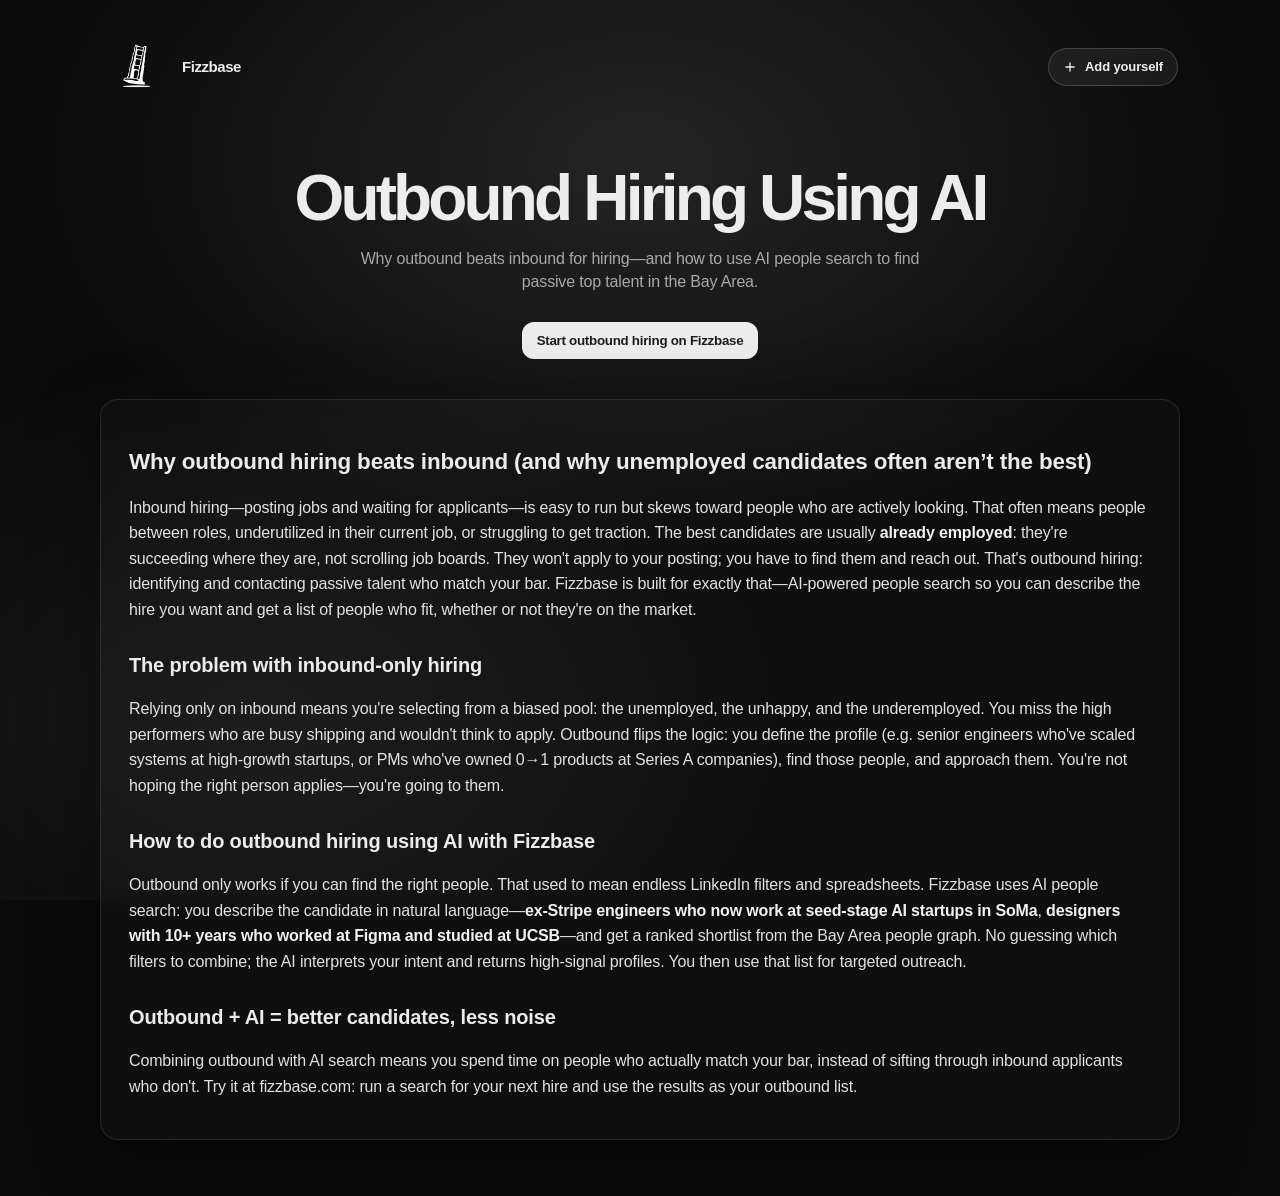
<file: p/outbound-hiring-ai/index.html>
<!doctype html>
<html lang="en">
  <head>
    <meta charset="utf-8" />
    <meta name="viewport" content="width=device-width, initial-scale=1" />
    <title>Outbound Hiring Using AI | Why Outbound Beats Inbound | Fizzbase</title>
    <link rel="canonical" href="https://fizzbase.com/p/outbound-hiring-ai/" />
    <meta
      name="description"
      content="Outbound hiring using AI: why outbound beats inbound (unemployed candidates aren't always the best). Use Fizzbase to find and reach passive top talent in the Bay Area. Try fizzbase.com."
    />
    <meta property="og:title" content="Outbound Hiring Using AI | Why Outbound Beats Inbound" />
    <meta property="og:description" content="Outbound hiring using AI: why outbound beats inbound. Find passive top talent with Fizzbase in the Bay Area." />
    <meta property="og:url" content="https://fizzbase.com/p/outbound-hiring-ai/" />
    <meta property="og:type" content="article" />
    <meta name="twitter:card" content="summary_large_image" />
    <meta name="twitter:title" content="Outbound Hiring Using AI" />
    <meta name="twitter:description" content="Why outbound beats inbound for hiring. AI people search for passive talent with Fizzbase." />
    <link
      rel="icon"
      type="image/png"
      sizes="192x192"
      href="https://fizzbase.com/logo.png"
    />
    <link rel="stylesheet" href="../../style.css" />
  </head>

  <body class="seo-page">
    <div class="wrap">
      <div class="nav">
        <a class="brand" href="/" aria-label="Fizzbase home">
          <img src="../../logo2.png" style="width: 70px; height: auto" />
          <span class="name">Fizzbase</span>
        </a>
        <a
          class="addBtn"
          href="https://www.linkedin.com/posts/johnplins_search-engine-for-people-in-sf-share-7427395891163992064-h2Ie?utm_source=social_share_send&utm_medium=android_app&rcm=ACoAACtEYL8B-ErNKJQifsmR1x6YdrshBU1vves&utm_campaign=copy_link"
          target="_blank"
          rel="noopener noreferrer"
        >
          <svg viewBox="0 0 24 24" aria-hidden="true">
            <path d="M12 5v14M5 12h14" />
          </svg>
          <span>Add yourself</span>
        </a>
      </div>

      <main class="hero">
        <div class="heroTop">
          <h1 style="font-size: clamp(1.5rem, 6vw, 4rem); white-space: nowrap">
            Outbound Hiring Using AI
          </h1>
          <div class="sub">
            Why outbound beats inbound for hiring—and how to use AI people search to find passive top talent in the Bay Area.
          </div>
        </div>
        <div style="margin-top: 1.75rem">
          <a href="https://fizzbase.com/">
            <button class="go" type="button">
              Start outbound hiring on Fizzbase
            </button>
          </a>
        </div>
      </main>

      <section class="resultsWrap" style="margin-top: 2.5rem">
        <div class="table" style="padding: 1.75rem; border-radius: 18px">
          <article class="seoSection">
            <h2 style="font-size: 1.4rem; margin-bottom: 0.75rem">
              Why outbound hiring beats inbound (and why unemployed candidates often aren’t the best)
            </h2>
            <p>
              Inbound hiring—posting jobs and waiting for applicants—is easy to run but skews toward people who are actively looking. That often means people between roles, underutilized in their current job, or struggling to get traction. The best candidates are usually <strong>already employed</strong>: they're succeeding where they are, not scrolling job boards. They won't apply to your posting; you have to find them and reach out. That's outbound hiring: identifying and contacting passive talent who match your bar. <a href="https://fizzbase.com/">Fizzbase</a> is built for exactly that—AI-powered people search so you can describe the hire you want and get a list of people who fit, whether or not they're on the market.
            </p>

            <h2 style="font-size: 1.25rem; margin-top: 1.75rem">
              The problem with inbound-only hiring
            </h2>
            <p>
              Relying only on inbound means you're selecting from a biased pool: the unemployed, the unhappy, and the underemployed. You miss the high performers who are busy shipping and wouldn't think to apply. Outbound flips the logic: you define the profile (e.g. senior engineers who've scaled systems at high-growth startups, or PMs who've owned 0→1 products at Series A companies), find those people, and approach them. You're not hoping the right person applies—you're going to them.
            </p>

            <h2 style="font-size: 1.25rem; margin-top: 1.75rem">
              How to do outbound hiring using AI with Fizzbase
            </h2>
            <p>
              Outbound only works if you can find the right people. That used to mean endless LinkedIn filters and spreadsheets. <a href="https://fizzbase.com/">Fizzbase</a> uses AI people search: you describe the candidate in natural language—<strong>ex-Stripe engineers who now work at seed-stage AI startups in SoMa</strong>, <strong>designers with 10+ years who worked at Figma and studied at UCSB</strong>—and get a ranked shortlist from the Bay Area people graph. No guessing which filters to combine; the AI interprets your intent and returns high-signal profiles. You then use that list for targeted outreach.
            </p>

            <h2 style="font-size: 1.25rem; margin-top: 1.75rem">
              Outbound + AI = better candidates, less noise
            </h2>
            <p>
              Combining outbound with AI search means you spend time on people who actually match your bar, instead of sifting through inbound applicants who don't. Try it at <a href="https://fizzbase.com/">fizzbase.com</a>: run a search for your next hire and use the results as your outbound list.
            </p>
          </article>
        </div>
      </section>
    </div>
  </body>
</html>
</file>
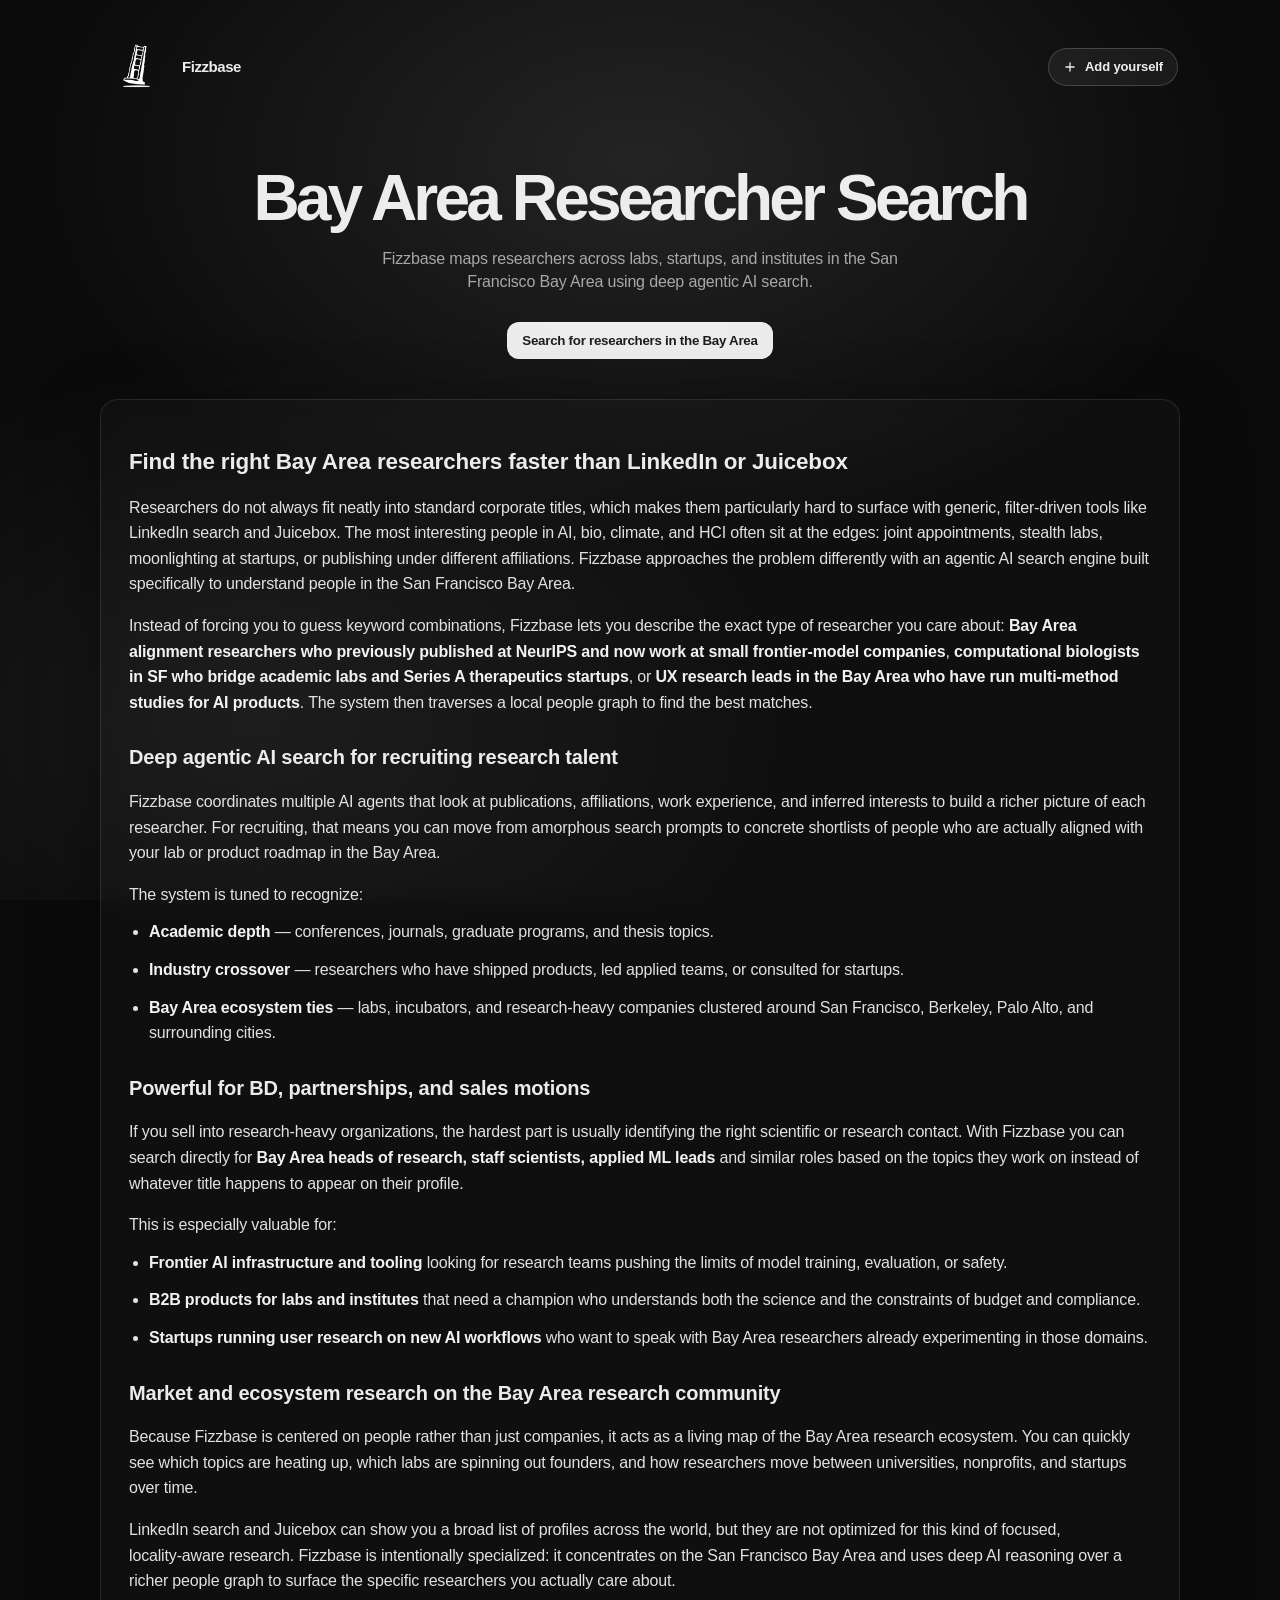
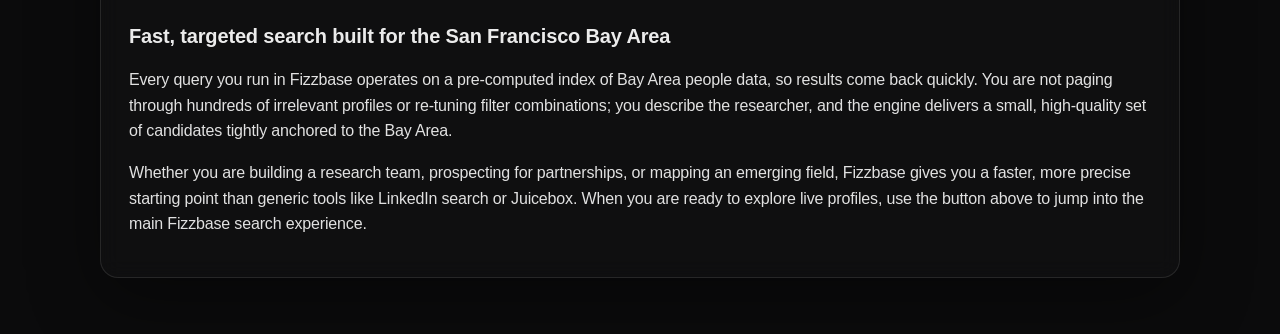
<file: p/researchers/index.html>
<!doctype html>
<html lang="en">
  <head>
    <meta charset="utf-8" />
    <meta name="viewport" content="width=device-width, initial-scale=1" />
    <title>Fizzbase — Researcher Search in the Bay Area</title>
    <link rel="canonical" href="https://fizzbase.com/p/researchers/" />
    <meta
      name="description"
      content="Discover Bay Area researchers using Fizzbase's deep agentic AI search for academic, industry, and frontier research recruiting, BD, and market intelligence."
    />
    <link
      rel="icon"
      type="image/png"
      sizes="192x192"
      href="https://fizzbase.com/logo.png"
    />
    <link rel="stylesheet" href="../../style.css" />
  </head>

  <body class="seo-page">
    <div class="wrap">
      <!-- Nav -->
      <div class="nav">
        <a class="brand" href="/" aria-label="Fizzbase home">
          <img src="../../logo2.png" style="width: 70px; height: auto" />
          <span class="name">Fizzbase</span>
        </a>

        <a
          class="addBtn"
          href="https://www.linkedin.com/posts/johnplins_search-engine-for-people-in-sf-share-7427395891163992064-h2Ie?utm_source=social_share_send&utm_medium=android_app&rcm=ACoAACtEYL8B-ErNKJQifsmR1x6YdrshBU1vves&utm_campaign=copy_link"
          target="_blank"
          rel="noopener noreferrer"
        >
          <svg viewBox="0 0 24 24" aria-hidden="true">
            <path d="M12 5v14M5 12h14" />
          </svg>
          <span>Add yourself</span>
        </a>
      </div>

      <!-- Hero -->
      <main class="hero">
        <div class="heroTop">
          <h1 style="font-size: clamp(1.5rem, 6vw, 4rem); white-space: nowrap">
            Bay Area Researcher Search
          </h1>
          <div class="sub">
            Fizzbase maps researchers across labs, startups, and institutes in
            the San Francisco Bay Area using deep agentic AI search.
          </div>
        </div>

        <!-- CTA button that routes back to the main search experience -->
        <div style="margin-top: 1.75rem">
          <a href="/">
            <button class="go" type="button">
              Search for researchers in the Bay Area
            </button>
          </a>
        </div>
      </main>

      <!-- SEO content -->
      <section class="resultsWrap" style="margin-top: 2.5rem">
        <div class="table" style="padding: 1.75rem; border-radius: 18px">
          <article class="seoSection">
            <h2 style="font-size: 1.4rem; margin-bottom: 0.75rem">
              Find the right Bay Area researchers faster than LinkedIn or
              Juicebox
            </h2>
            <p>
              Researchers do not always fit neatly into standard corporate
              titles, which makes them particularly hard to surface with
              generic, filter‑driven tools like LinkedIn search and Juicebox.
              The most interesting people in AI, bio, climate, and HCI often sit
              at the edges: joint appointments, stealth labs, moonlighting at
              startups, or publishing under different affiliations. Fizzbase
              approaches the problem differently with an agentic AI search
              engine built specifically to understand people in the San
              Francisco Bay Area.
            </p>

            <p>
              Instead of forcing you to guess keyword combinations, Fizzbase
              lets you describe the exact type of researcher you care about:
              <strong
                >Bay Area alignment researchers who previously published at
                NeurIPS and now work at small frontier‑model companies</strong
              >,
              <strong
                >computational biologists in SF who bridge academic labs and
                Series A therapeutics startups</strong
              >, or
              <strong
                >UX research leads in the Bay Area who have run multi‑method
                studies for AI products</strong
              >. The system then traverses a local people graph to find the
              best matches.
            </p>

            <h2 style="font-size: 1.25rem; margin-top: 1.75rem">
              Deep agentic AI search for recruiting research talent
            </h2>
            <p>
              Fizzbase coordinates multiple AI agents that look at publications,
              affiliations, work experience, and inferred interests to build a
              richer picture of each researcher. For recruiting, that means you
              can move from amorphous search prompts to concrete shortlists of
              people who are actually aligned with your lab or product roadmap
              in the Bay Area.
            </p>

            <p>
              The system is tuned to recognize:
            </p>
            <ul>
              <li>
                <strong>Academic depth</strong> — conferences, journals,
                graduate programs, and thesis topics.
              </li>
              <li>
                <strong>Industry crossover</strong> — researchers who have
                shipped products, led applied teams, or consulted for startups.
              </li>
              <li>
                <strong>Bay Area ecosystem ties</strong> — labs, incubators,
                and research‑heavy companies clustered around San Francisco,
                Berkeley, Palo Alto, and surrounding cities.
              </li>
            </ul>

            <h2 style="font-size: 1.25rem; margin-top: 1.75rem">
              Powerful for BD, partnerships, and sales motions
            </h2>
            <p>
              If you sell into research‑heavy organizations, the hardest part is
              usually identifying the right scientific or research contact. With
              Fizzbase you can search directly for
              <strong
                >Bay Area heads of research, staff scientists, applied ML
                leads</strong
              >
              and similar roles based on the topics they work on instead of
              whatever title happens to appear on their profile.
            </p>

            <p>
              This is especially valuable for:
            </p>
            <ul>
              <li>
                <strong>Frontier AI infrastructure and tooling</strong> looking
                for research teams pushing the limits of model training,
                evaluation, or safety.
              </li>
              <li>
                <strong>B2B products for labs and institutes</strong> that need
                a champion who understands both the science and the constraints
                of budget and compliance.
              </li>
              <li>
                <strong>Startups running user research on new AI workflows</strong>
                who want to speak with Bay Area researchers already experimenting
                in those domains.
              </li>
            </ul>

            <h2 style="font-size: 1.25rem; margin-top: 1.75rem">
              Market and ecosystem research on the Bay Area research community
            </h2>
            <p>
              Because Fizzbase is centered on people rather than just companies,
              it acts as a living map of the Bay Area research ecosystem. You
              can quickly see which topics are heating up, which labs are
              spinning out founders, and how researchers move between
              universities, nonprofits, and startups over time.
            </p>

            <p>
              LinkedIn search and Juicebox can show you a broad list of profiles
              across the world, but they are not optimized for this kind of
              focused, locality‑aware research. Fizzbase is intentionally
              specialized: it concentrates on the San Francisco Bay Area and
              uses deep AI reasoning over a richer people graph to surface the
              specific researchers you actually care about.
            </p>

            <h2 style="font-size: 1.25rem; margin-top: 1.75rem">
              Fast, targeted search built for the San Francisco Bay Area
            </h2>
            <p>
              Every query you run in Fizzbase operates on a pre‑computed index
              of Bay Area people data, so results come back quickly. You are not
              paging through hundreds of irrelevant profiles or re‑tuning filter
              combinations; you describe the researcher, and the engine delivers
              a small, high‑quality set of candidates tightly anchored to the
              Bay Area.
            </p>

            <p>
              Whether you are building a research team, prospecting for
              partnerships, or mapping an emerging field, Fizzbase gives you a
              faster, more precise starting point than generic tools like
              LinkedIn search or Juicebox. When you are ready to explore live
              profiles, use the button above to jump into the main Fizzbase
              search experience.
            </p>
          </article>
        </div>
      </section>
    </div>
  </body>
</html>
</file>
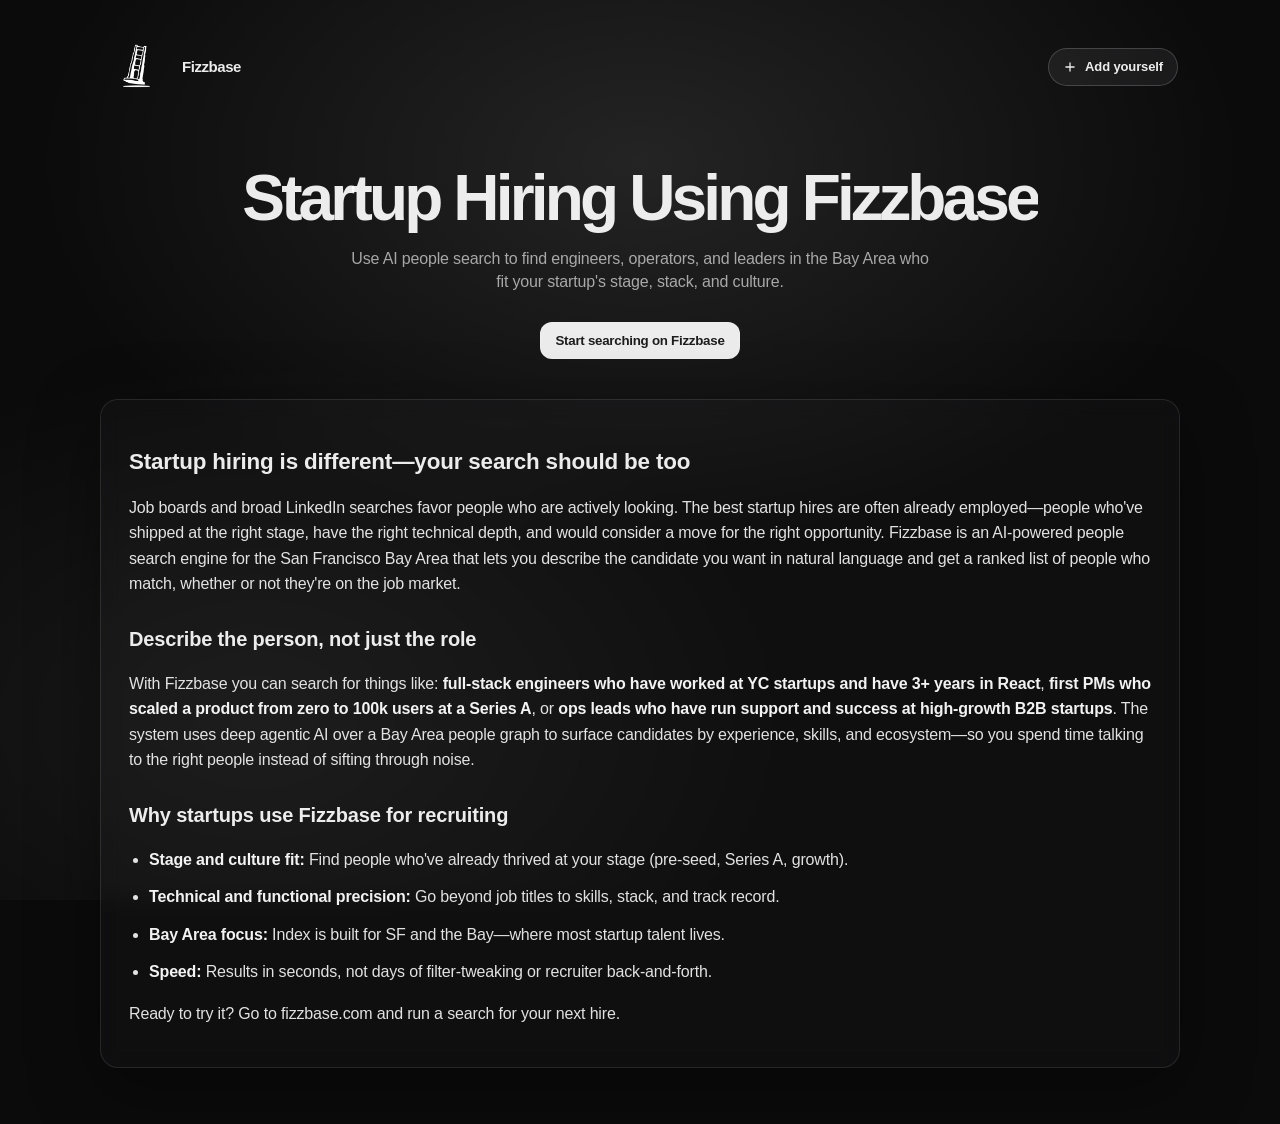
<file: p/startup-hiring/index.html>
<!doctype html>
<html lang="en">
  <head>
    <meta charset="utf-8" />
    <meta name="viewport" content="width=device-width, initial-scale=1" />
    <title>Startup Hiring Using Fizzbase | AI People Search for Startups</title>
    <link rel="canonical" href="https://fizzbase.com/p/startup-hiring/" />
    <meta
      name="description"
      content="Hire for your startup with Fizzbase: AI-powered people search to find engineers, operators, and leaders in the Bay Area who match your stage and culture. Better than job boards and LinkedIn."
    />
    <meta property="og:title" content="Startup Hiring Using Fizzbase" />
    <meta property="og:description" content="Hire for your startup with Fizzbase: AI people search to find engineers, operators, and leaders in the Bay Area who match your stage and culture." />
    <meta property="og:url" content="https://fizzbase.com/p/startup-hiring/" />
    <meta property="og:type" content="article" />
    <meta name="twitter:card" content="summary_large_image" />
    <meta name="twitter:title" content="Startup Hiring Using Fizzbase" />
    <meta name="twitter:description" content="AI people search for startup hiring in the Bay Area. Find the right candidates fast." />
    <link
      rel="icon"
      type="image/png"
      sizes="192x192"
      href="https://fizzbase.com/logo.png"
    />
    <link rel="stylesheet" href="../../style.css" />
  </head>

  <body class="seo-page">
    <div class="wrap">
      <div class="nav">
        <a class="brand" href="/" aria-label="Fizzbase home">
          <img src="../../logo2.png" style="width: 70px; height: auto" />
          <span class="name">Fizzbase</span>
        </a>
        <a
          class="addBtn"
          href="https://www.linkedin.com/posts/johnplins_search-engine-for-people-in-sf-share-7427395891163992064-h2Ie?utm_source=social_share_send&utm_medium=android_app&rcm=ACoAACtEYL8B-ErNKJQifsmR1x6YdrshBU1vves&utm_campaign=copy_link"
          target="_blank"
          rel="noopener noreferrer"
        >
          <svg viewBox="0 0 24 24" aria-hidden="true">
            <path d="M12 5v14M5 12h14" />
          </svg>
          <span>Add yourself</span>
        </a>
      </div>

      <main class="hero">
        <div class="heroTop">
          <h1 style="font-size: clamp(1.5rem, 6vw, 4rem); white-space: nowrap">
            Startup Hiring Using Fizzbase
          </h1>
          <div class="sub">
            Use AI people search to find engineers, operators, and leaders in the Bay Area who fit your startup's stage, stack, and culture.
          </div>
        </div>
        <div style="margin-top: 1.75rem">
          <a href="https://fizzbase.com/">
            <button class="go" type="button">
              Start searching on Fizzbase
            </button>
          </a>
        </div>
      </main>

      <section class="resultsWrap" style="margin-top: 2.5rem">
        <div class="table" style="padding: 1.75rem; border-radius: 18px">
          <article class="seoSection">
            <h2 style="font-size: 1.4rem; margin-bottom: 0.75rem">
              Startup hiring is different—your search should be too
            </h2>
            <p>
              Job boards and broad LinkedIn searches favor people who are actively looking. The best startup hires are often already employed—people who've shipped at the right stage, have the right technical depth, and would consider a move for the right opportunity. <a href="https://fizzbase.com/">Fizzbase</a> is an AI-powered people search engine for the San Francisco Bay Area that lets you describe the candidate you want in natural language and get a ranked list of people who match, whether or not they're on the job market.
            </p>

            <h2 style="font-size: 1.25rem; margin-top: 1.75rem">
              Describe the person, not just the role
            </h2>
            <p>
              With Fizzbase you can search for things like: <strong>full-stack engineers who have worked at YC startups and have 3+ years in React</strong>, <strong>first PMs who scaled a product from zero to 100k users at a Series A</strong>, or <strong>ops leads who have run support and success at high-growth B2B startups</strong>. The system uses deep agentic AI over a Bay Area people graph to surface candidates by experience, skills, and ecosystem—so you spend time talking to the right people instead of sifting through noise.
            </p>

            <h2 style="font-size: 1.25rem; margin-top: 1.75rem">
              Why startups use Fizzbase for recruiting
            </h2>
            <ul>
              <li><strong>Stage and culture fit:</strong> Find people who've already thrived at your stage (pre-seed, Series A, growth).</li>
              <li><strong>Technical and functional precision:</strong> Go beyond job titles to skills, stack, and track record.</li>
              <li><strong>Bay Area focus:</strong> Index is built for SF and the Bay—where most startup talent lives.</li>
              <li><strong>Speed:</strong> Results in seconds, not days of filter-tweaking or recruiter back-and-forth.</li>
            </ul>

            <p>
              Ready to try it? Go to <a href="https://fizzbase.com/">fizzbase.com</a> and run a search for your next hire.
            </p>
          </article>
        </div>
      </section>
    </div>
  </body>
</html>
</file>
<file: style.css>
:root {
  --bg: #0b0b0c;
  --text: rgba(255, 255, 255, 0.92);
  --muted: rgba(255, 255, 255, 0.62);
  --border: rgba(255, 255, 255, 0.14);
  --border2: rgba(255, 255, 255, 0.1);
  --radius: 16px;
  --max: 1080px;

  --panel: rgba(255, 255, 255, 0.04);
  --panel2: rgba(255, 255, 255, 0.06);
  --shadow: 0 22px 80px rgba(0, 0, 0, 0.45);
}

* {
  box-sizing: border-box;
}
html,
body {
  height: 100%;
}

body {
  margin: 0;
  background:
    radial-gradient(
      1100px 700px at 50% 18%,
      rgba(255, 255, 255, 0.1),
      transparent 55%
    ),
    radial-gradient(
      900px 600px at 20% 80%,
      rgba(255, 255, 255, 0.06),
      transparent 60%
    ),
    var(--bg);
  background-repeat: no-repeat; /* ← ADD THIS */
  background-attachment: fixed; /* optional but recommended */
  background-size: cover; /* optional, safer */
  color: var(--text);
  font:
    16px/1.45 -apple-system,
    BlinkMacSystemFont,
    "SF Pro Display",
    "SF Pro Text",
    Inter,
    Segoe UI,
    Roboto,
    Helvetica,
    Arial,
    sans-serif;
  letter-spacing: -0.01em;
  overflow-x: hidden;
}

a {
  color: inherit;
  text-decoration: none;
}
::selection {
  background: rgba(255, 255, 255, 0.18);
}

.wrap {
  min-height: 100vh;
  display: flex;
  flex-direction: column;
  align-items: center;
  padding: 24px 20px 56px;
  position: relative;
  overflow: hidden;
}

/* Nav */
.nav {
  width: min(var(--max), 100%);
  display: flex;
  align-items: center;
  padding: 8px 2px 0;
  z-index: 5;
  position: relative;
  gap: 12px;
}

.brand {
  display: flex;
  align-items: center;
  gap: 10px;
}
.name {
  font-weight: 650;
  letter-spacing: -0.03em;
  font-size: 15px;
}

.addBtn {
  margin-left: auto;
  display: inline-flex;
  align-items: center;
  gap: 8px;
  padding: 9px 14px;
  border-radius: 999px;
  border: 1px solid rgba(255, 255, 255, 0.18);
  background: rgba(255, 255, 255, 0.06);
  color: rgba(255, 255, 255, 0.92);
  font-size: 13px;
  font-weight: 600;
  letter-spacing: -0.01em;
  backdrop-filter: blur(10px);
  -webkit-backdrop-filter: blur(10px);
  transition:
    transform 0.12s ease,
    background 0.12s ease,
    filter 0.12s ease;
}
.addBtn:hover {
  transform: translateY(-1px);
  background: rgba(255, 255, 255, 0.1);
  filter: brightness(1.03);
}
.addBtn svg {
  width: 14px;
  height: 14px;
  stroke: currentColor;
  stroke-width: 2.2;
  stroke-linecap: round;
  stroke-linejoin: round;
  fill: none;
}

/* ====== HERO / SEARCH STATES ====== */

.hero {
  width: min(var(--max), 100%);
  margin-top: 64px;
  display: flex;
  flex-direction: column;
  align-items: center;
  text-align: center;
  z-index: 3;
  position: relative;

  transition: margin-top 0.45s cubic-bezier(0.2, 0.9, 0.2, 1);
  will-change: margin-top;
}

body.results .hero {
  margin-top: 18px;
  text-align: left;
  align-items: stretch;
}

.heroTop {
  display: flex;
  flex-direction: column;
  align-items: center;
  gap: 12px;
  transition:
    transform 0.45s cubic-bezier(0.2, 0.9, 0.2, 1),
    opacity 0.35s ease,
    max-height 0.45s cubic-bezier(0.2, 0.9, 0.2, 1),
    margin 0.45s cubic-bezier(0.2, 0.9, 0.2, 1);
  overflow: hidden;
  max-height: 240px;
}

body.results .heroTop {
  opacity: 0;
  transform: translateY(-10px);
  max-height: 0px;
  margin-top: -8px;
  pointer-events: none;
}

h1 {
  margin: 0;
  font-size: clamp(34px, 5.2vw, 56px);
  line-height: 1.02;
  letter-spacing: -0.06em;
  font-weight: 720;
}

.sub {
  margin-top: 4px;
  color: var(--muted);
  font-size: 16px;
  max-width: 65ch;
}

/* Search */
.search {
  margin-top: 28px;
  width: min(820px, 100%);
  border-radius: var(--radius);
  border: 1px solid rgba(255, 255, 255, 0.16);
  background: rgba(255, 255, 255, 0.04);
  backdrop-filter: blur(12px);
  -webkit-backdrop-filter: blur(12px);
  display: flex;
  flex-direction: column;
  box-shadow: var(--shadow);
  transition:
    margin-top 0.45s cubic-bezier(0.2, 0.9, 0.2, 1),
    width 0.45s cubic-bezier(0.2, 0.9, 0.2, 1),
    box-shadow 0.45s cubic-bezier(0.2, 0.9, 0.2, 1);
}

body.results .search {
  margin-top: 0px;
  width: min(var(--max), 100%);
  box-shadow: 0 12px 40px rgba(0, 0, 0, 0.38);
}

/* Collapse to 1 line when results are showing */
body.results .search .search-input-wrap {
  min-height: 44px;
  padding: 10px 14px 6px;
  transition: min-height 0.25s ease, padding 0.25s ease;
}
body.results .search textarea {
  min-height: 24px;
  max-height: 24px;
  overflow: hidden;
  transition: min-height 0.25s ease, max-height 0.25s ease;
}
/* Expand back when user focuses the input */
body.results .search:focus-within .search-input-wrap {
  min-height: 80px;
  padding: 14px 14px 8px;
}
body.results .search:focus-within textarea {
  min-height: 60px;
  max-height: 200px;
  overflow-y: auto;
}

.search-input-wrap {
  flex: 1;
  padding: 14px 14px 8px;
  min-height: 80px;
}

.search textarea {
  width: 100%;
  min-height: 60px;
  max-height: 200px;
  border: 0;
  outline: 0;
  background: transparent;
  color: rgba(255, 255, 255, 0.92);
  font-size: 15px;
  line-height: 1.5;
  padding: 0;
  letter-spacing: -0.01em;
  resize: none;
  font-family: inherit;
}
.search textarea::placeholder {
  color: rgba(255, 255, 255, 0.45);
  transition: opacity 0.18s ease;
}

.search-footer {
  display: flex;
  align-items: center;
  justify-content: space-between;
  padding: 8px 10px 10px 14px;
  border-top: 1px solid rgba(255, 255, 255, 0.08);
  gap: 12px;
}

.reasoning-level {
  display: flex;
  align-items: center;
  gap: 6px;
  font-size: 13px;
  color: rgba(255, 255, 255, 0.5);
}

.reasoning-opt {
  display: inline-flex;
  align-items: center;
  gap: 5px;
  background: none;
  border: none;
  color: inherit;
  font-size: inherit;
  font-family: inherit;
  cursor: pointer;
  padding: 4px 8px;
  border-radius: 6px;
  transition: color 0.15s ease, background 0.15s ease;
}
.reasoning-icon {
  width: 14px;
  height: 14px;
  flex-shrink: 0;
}
.reasoning-opt:hover {
  color: rgba(255, 255, 255, 0.75);
  background: rgba(255, 255, 255, 0.06);
}
.reasoning-opt.reasoning-opt--active {
  color: rgba(255, 255, 255, 0.92);
  font-weight: 550;
  background: rgba(255, 255, 255, 0.08);
}
.reasoning-opt.reasoning-opt--disabled {
  opacity: 0.5;
  cursor: not-allowed;
  pointer-events: auto;
}
.reasoning-opt.reasoning-opt--disabled:hover {
  color: inherit;
  background: transparent;
}

.reasoning-sep {
  opacity: 0.4;
  user-select: none;
}

.spark {
  width: 34px;
  height: 34px;
  border-radius: 12px;
  background: rgba(255, 255, 255, 0.06);
  border: 1px solid rgba(255, 255, 255, 0.14);
  display: grid;
  place-items: center;
  color: rgba(255, 255, 255, 0.8);
  flex: 0 0 auto;
}

input {
  flex: 1;
  border: 0;
  outline: 0;
  background: transparent;
  color: rgba(255, 255, 255, 0.92);
  font-size: 15px;
  padding: 10px 6px;
  letter-spacing: -0.01em;
  min-width: 0;
}
input::placeholder {
  color: rgba(255, 255, 255, 0.45);
  transition: opacity 0.18s ease;
}

.go {
  padding: 10px 14px;
  border-radius: 12px;
  border: 1px solid rgba(255, 255, 255, 0.16);
  background: rgba(255, 255, 255, 0.92);
  color: rgba(0, 0, 0, 0.88);
  position: relative;
  font-weight: 650;
  letter-spacing: -0.02em;
  cursor: pointer;
  transition:
    transform 0.12s ease,
    filter 0.12s ease,
    opacity 0.2s ease;
  flex: 0 0 auto;
}
.go:hover {
  transform: translateY(-1px);
  filter: brightness(0.98);
}
.go[disabled] {
  opacity: 0.65;
  cursor: not-allowed;
}
.go[disabled]:hover {
  transform: none;
  filter: none;
}

.go-icon {
  display: inline-flex;
  align-items: center;
  justify-content: center;
}
.go-icon--spinner {
  display: none;
}
.go.is-loading .go-icon--search {
  display: none;
}
.go.is-loading .go-icon--spinner {
  display: inline-flex;
  isolation: isolate; /* keep spinner animation independent of button transform */
}
.spinner-circle {
  display: block;
  width: 18px;
  height: 18px;
  border: 2px solid rgba(0, 0, 0, 0.15);
  border-top-color: rgba(0, 0, 0, 0.75);
  border-radius: 50%;
  /* rotation applied via JS (requestAnimationFrame) so it can't be blocked by parent CSS */
}

/* Loading reasoning steps below search bar */
.loading-reasons {
  display: none;
  width: min(820px, 100%);
  margin-top: 20px;
  padding: 20px 24px;
  border-radius: var(--radius);
  border: 1px solid rgba(255, 255, 255, 0.1);
  background: rgba(255, 255, 255, 0.03);
  backdrop-filter: blur(8px);
  position: relative;
  overflow: hidden;
}
body.results .loading-reasons {
  width: min(var(--max), 100%);
}
.loading-reasons::before {
  content: "";
  position: absolute;
  top: 0;
  left: 0;
  height: 2px;
  width: 40%;
  background: linear-gradient(90deg, rgba(255,255,255,0.3), rgba(255,255,255,0.08));
  border-radius: 0 2px 2px 0;
  animation: loading-sweep 2s ease-in-out infinite;
}
@keyframes loading-sweep {
  0% { left: -40%; }
  50% { left: 100%; }
  100% { left: -40%; }
}
.loading-reasons.is-visible {
  display: block;
  animation: fadeIn 0.3s ease;
}
@keyframes fadeIn {
  from { opacity: 0; transform: translateY(-6px); }
  to { opacity: 1; transform: translateY(0); }
}
.loading-reasons-inner {
  display: flex;
  flex-wrap: wrap;
  gap: 16px 28px;
  justify-content: center;
}
.loading-step {
  display: flex;
  align-items: center;
  gap: 8px;
  font-size: 13px;
  color: rgba(255, 255, 255, 0.4);
  transition: color 0.35s ease;
}
.loading-step.loading-step--revealed {
  color: rgba(255, 255, 255, 0.95);
}
.loading-step-icon {
  width: 6px;
  height: 6px;
  border-radius: 50%;
  background: rgba(255, 255, 255, 0.5);
  animation: loading-pulse 1.2s ease-in-out infinite;
}
.loading-step:nth-child(1) .loading-step-icon { animation-delay: 0s; }
.loading-step:nth-child(2) .loading-step-icon { animation-delay: 0.15s; }
.loading-step:nth-child(3) .loading-step-icon { animation-delay: 0.3s; }
.loading-step:nth-child(4) .loading-step-icon { animation-delay: 0.45s; }
@keyframes loading-pulse {
  0%, 100% { opacity: 0.4; transform: scale(0.9); }
  50% { opacity: 1; transform: scale(1.1); }
}

/* ====== RESULTS AREA ====== */

.resultsWrap {
  width: min(var(--max), 100%);
  margin-top: 18px;
  z-index: 3;
  position: relative;

  opacity: 0;
  transform: translateY(10px);
  pointer-events: none;

  transition:
    opacity 0.35s ease,
    transform 0.45s cubic-bezier(0.2, 0.9, 0.2, 1);
}

body.results .resultsWrap,
body.seo-page .resultsWrap {
  opacity: 1;
  transform: translateY(0px);
  pointer-events: auto;
}

/* SEO landing pages: ensure article text is visible and readable */
.seoSection {
  color: var(--text);
}
.seoSection p,
.seoSection li {
  color: rgba(255, 255, 255, 0.88);
  line-height: 1.6;
  margin-bottom: 0.75rem;
}
.seoSection ul {
  margin: 0.5rem 0 1rem 1.25rem;
  padding: 0;
}
.seoSection strong {
  color: rgba(255, 255, 255, 0.95);
}

.table {
  border: 1px solid var(--border2);
  border-radius: 18px;
  overflow: hidden;
  background: rgba(255, 255, 255, 0.02);
  backdrop-filter: blur(10px);
  -webkit-backdrop-filter: blur(10px);
  box-shadow: 0 20px 70px rgba(0, 0, 0, 0.4);
}

.head {
  display: grid;
  grid-template-columns:
    28px /* chevron */
    72px /* avatar */
    220px /* name */
    minmax(380px, 1fr) /* socials */
    max-content /* resume */
    130px; /* contact */
  gap: 0;
  align-items: center;

  padding: 12px 14px;
  background: rgba(255, 255, 255, 0.04);
  border-bottom: 1px solid var(--border2);
  color: rgba(255, 255, 255, 0.62);
  font-size: 12px;
  letter-spacing: 0.02em;
  text-transform: uppercase;
}

.rowWrap {
  border-bottom: 1px solid rgba(255, 255, 255, 0.06);
}

.rowBio {
  font-size: 12px;
  color: var(--muted);
  line-height: 1.4;
  padding: 6px 14px 10px;
  transition: background 0.18s ease;
  cursor: pointer;
  display: -webkit-box;
  -webkit-line-clamp: 2;
  -webkit-box-orient: vertical;
  overflow: hidden;
}
.rowWrap.expanded .rowBio {
  -webkit-line-clamp: unset;
  overflow: visible;
}
.rowWrap:last-child {
  border-bottom: 0;
}

.row {
  display: grid;
  grid-template-columns:
    28px /* chevron */
    72px
    220px
    minmax(380px, 1fr)
    max-content
    130px;
  gap: 0;
  align-items: center;

  padding: 12px 14px;
  transition: background 0.18s ease;
  cursor: pointer;
  user-select: none;
}
.rowWrap:hover .row,
.rowWrap:hover .rowBio {
  background: rgba(255, 255, 255, 0.025);
}
.row:focus {
  outline: none;
  box-shadow: inset 0 0 0 1px rgba(255, 255, 255, 0.14);
}

.cell {
  min-width: 0;
}

.chevron {
  width: 20px;
  height: 20px;
  display: flex;
  align-items: center;
  justify-content: center;
  flex: 0 0 auto;
  color: rgba(255, 255, 255, 0.5);
  transition: transform 0.18s ease;
}

.rowWrap.expanded .chevron {
  transform: rotate(90deg);
}

/* round column */
.round {
  color: rgba(255, 255, 255, 0.55);
  font-variant-numeric: tabular-nums;
  display: flex;
  align-items: center;
  gap: 10px;
}

.pfp {
  width: 34px;
  height: 34px;
  border-radius: 999px;
  border: 1px solid rgba(255, 255, 255, 0.16);
  background: rgba(255, 255, 255, 0.06);
  overflow: hidden;
  flex: 0 0 auto;
  box-shadow: 0 10px 24px rgba(0, 0, 0, 0.35);
}
.pfp img {
  width: 100%;
  height: 100%;
  object-fit: cover;
  display: block;
}

.pfp .pfp-placeholder {
  width: 100%;
  height: 100%;
  padding: 20%;
  box-sizing: border-box;
  fill: rgba(255, 255, 255, 0.18);
  display: block;
}

/* name column */
.nameCol {
  display: flex;
  flex-direction: column;
  gap: 2px;
  min-width: 0;
}
.personName {
  font-weight: 650;
  letter-spacing: -0.02em;
  white-space: nowrap;
  overflow: hidden;
  text-overflow: ellipsis;
}
.desc {
  color: rgba(255, 255, 255, 0.5);
  font-size: 13px;
  white-space: nowrap;
  overflow: hidden;
  text-overflow: ellipsis;
}

/* social chips */
.socials {
  display: flex;
  flex-wrap: wrap;
  gap: 6px;
  align-content: center;
  min-width: 0;
}

.chip {
  display: inline-flex;
  align-items: center;
  gap: 8px;
  padding: 7px 10px;
  border-radius: 999px;
  border: 1px solid rgba(255, 255, 255, 0.1);
  background: rgba(255, 255, 255, 0.06);
  font-size: 13px;
  line-height: 1;
  white-space: nowrap;
  color: rgba(255, 255, 255, 0.9);
  transition:
    transform 0.12s ease,
    filter 0.12s ease,
    background 0.12s ease;
  max-width: 100%;
  cursor: pointer;
}
.chip:hover {
  transform: translateY(-1px);
  filter: brightness(1.02);
}
.chip .handle {
  opacity: 0.92;
  max-width: 180px;
  overflow: hidden;
  text-overflow: ellipsis;
}

.icon {
  width: 14px;
  height: 14px;
  display: inline-block;
  opacity: 0.92;
  flex: 0 0 auto;
}

/* theme colors per social */
.chip.linkedin {
  background: rgba(10, 102, 194, 0.22);
  border-color: rgba(10, 102, 194, 0.35);
}
.chip.instagram {
  background: rgba(225, 48, 108, 0.18);
  border-color: rgba(225, 48, 108, 0.3);
}
.chip.github {
  background: rgba(255, 255, 255, 0.08);
  border-color: rgba(255, 255, 255, 0.14);
}
.chip.scholar {
  background: rgba(66, 133, 244, 0.18);
  border-color: rgba(66, 133, 244, 0.3);
}
.chip.site {
  background: rgba(52, 211, 153, 0.14);
  border-color: rgba(52, 211, 153, 0.26);
}
.chip.twitter {
  background: rgba(255, 255, 255, 0.08);
  border-color: rgba(255, 255, 255, 0.14);
}
.chip.youtube {
  background: rgba(239, 68, 68, 0.16);
  border-color: rgba(239, 68, 68, 0.28);
}
.chip.tiktok {
  background: rgba(255, 255, 255, 0.08);
  border-color: rgba(255, 255, 255, 0.14);
}

/* resume link */
.resume a {
  display: inline-flex;
  align-items: center;
  gap: 8px;
  padding: 8px 10px;
  border-radius: 12px;
  border: 1px solid rgba(255, 255, 255, 0.12);
  background: rgba(255, 255, 255, 0.04);
  color: rgba(255, 255, 255, 0.86);
  font-size: 13px;
  transition:
    transform 0.12s ease,
    filter 0.12s ease;
  max-width: 100%;
  cursor: pointer;
}
.resume a:hover {
  transform: translateY(-1px);
  filter: brightness(1.02);
}
.resume span {
  white-space: nowrap;
  overflow: hidden;
  text-overflow: ellipsis;
  max-width: 220px;
  display: inline-block;
  opacity: 0.92;
}

/* contact button */
.contact {
  display: flex;
  justify-content: flex-end;
}
.contact a,
.contact button {
  display: inline-flex;
  align-items: center;
  justify-content: center;
  padding: 9px 12px;
  border-radius: 12px;
  border: 1px solid rgba(255, 255, 255, 0.14);
  background: rgba(255, 255, 255, 0.92);
  color: rgba(0, 0, 0, 0.88);
  font-weight: 650;
  font-size: 13px;
  letter-spacing: -0.01em;
  transition:
    transform 0.12s ease,
    filter 0.12s ease;
  cursor: pointer;
}
.contact a:hover,
.contact button:hover {
  transform: translateY(-1px);
  filter: brightness(0.98);
}
.contact button {
  border: 1px solid rgba(255, 255, 255, 0.12);
  background: rgba(255, 255, 255, 0.1);
  color: rgba(255, 255, 255, 0.88);
}
.contact button:hover {
  filter: brightness(1.05);
}

/* Expand details */
.details {
  display: none;
  padding: 14px 14px 16px;
  background: rgba(255, 255, 255, 0.018);
  border-top: 1px solid rgba(255, 255, 255, 0.06);
}
.rowWrap.expanded .details {
  display: block;
}

.detailsGrid {
  display: grid;
  grid-template-columns: 1fr;
  gap: 14px;
  align-items: start;
}

.aiCard {
  border: 1px solid rgba(255, 255, 255, 0.1);
  background: rgba(255, 255, 255, 0.03);
  border-radius: 16px;
  padding: 12px 12px;
  box-shadow: 0 12px 38px rgba(0, 0, 0, 0.32);
  overflow: hidden;
}
.aiTitle {
  display: flex;
  align-items: center;
  justify-content: space-between;
  gap: 10px;
  margin-bottom: 8px;
  color: rgba(255, 255, 255, 0.74);
  font-size: 12px;
  letter-spacing: 0.02em;
  text-transform: uppercase;
}
.aiText {
  color: rgba(255, 255, 255, 0.86);
  font-size: 14px;
  line-height: 1.5;
  margin: 0;
  display: -webkit-box;
  -webkit-line-clamp: 3;
  -webkit-box-orient: vertical;
  overflow: hidden;
}
.rowWrap.expanded .aiText {
  -webkit-line-clamp: unset;
  overflow: visible;
}

.tagPanel {
  display: flex;
  flex-direction: column;
  gap: 0;
}

.tagRow {
  display: flex;
  flex-wrap: wrap;
  gap: 8px;
  align-items: center;
}

.bubble {
  display: inline-flex;
  align-items: center;
  gap: 8px;
  padding: 8px 10px;
  border-radius: 999px;
  border: 1px solid rgba(255, 255, 255, 0.1);
  background: rgba(255, 255, 255, 0.04);
  color: rgba(255, 255, 255, 0.86);
  font-size: 13px;
  line-height: 1;
  max-width: 100%;
}

.bubble .btxt {
  white-space: nowrap;
  overflow: hidden;
  text-overflow: ellipsis;
  max-width: 260px;
}

.bubble.skill {
  background: rgba(255, 255, 255, 0.03);
  border-color: rgba(255, 255, 255, 0.1);
  color: rgba(255, 255, 255, 0.84);
}

.bubble.education {
  background: rgba(234, 179, 8, 0.18); /* amber-400 */
  border-color: rgba(234, 179, 8, 0.45);
  color: white;
  font-weight: 600;
}

.bubble.experience {
  background: rgba(59, 130, 246, 0.18); /* blue-500 */
  border-color: rgba(59, 130, 246, 0.35);
  color: white;
  font-weight: 500;
}

.bubble.level {
  background: rgba(168, 85, 247, 0.18); /* purple-500 */
  border-color: rgba(168, 85, 247, 0.35);
  color: white;
  font-weight: 500;
}

.bubble.years {
  background: rgba(255, 255, 255, 0.06);
  border-color: rgba(255, 255, 255, 0.08);
  color: rgba(255, 255, 255, 0.65);
  font-weight: 500;
}

.moreHint {
  color: rgba(255, 255, 255, 0.55);
  font-size: 12px;
  margin-top: 2px;
}

/* Empty states */
.empty {
  padding: 22px 18px;
  color: rgba(255, 255, 255, 0.58);
  font-size: 14px;
}

.error {
  margin-top: 10px;
  padding: 12px 14px;
  border-radius: 14px;
  border: 1px solid rgba(255, 90, 90, 0.25);
  background: rgba(255, 90, 90, 0.08);
  color: rgba(255, 255, 255, 0.86);
  display: none;
}
.error.show {
  display: block;
}

/* Responsive */
@media (max-width: 980px) {
  .head,
  .row {
    grid-template-columns:
      72px minmax(160px, 240px) minmax(260px, 1fr)
      max-content 130px;
  }
  .resume span {
    max-width: 150px;
  }
}

@media (max-width: 860px) {
  .detailsGrid {
    grid-template-columns: 1fr;
  }
}

@media (max-width: 760px) {
  .head {
    display: none;
  }

  /* Use a compact 3-column layout on narrow screens so chevron, avatar
     and main content align cleanly and don't stack awkwardly. */
  .row {
    /* Two-row layout:
       - Row 1: chevron, avatar, name (spans remaining columns)
       - Row 2: socials + resume + contact on ONE line */
    grid-template-columns: 36px 56px 1fr max-content max-content;
    gap: 10px;
    padding: 10px;
    align-items: center;
  }

  .nameCol {
    grid-column: 3 / -1;
  }

  .socials,
  .resume,
  .contact {
    grid-row: 2;
    margin-top: 0;
  }
  .socials {
    grid-column: 3;
  }
  .resume {
    grid-column: 4;
  }
  .contact {
    grid-column: 5;
  }

  .chevron {
    width: 24px;
    height: 24px;
  }

  .pfp {
    width: 42px;
    height: 42px;
  }

  .personName {
    font-size: 15px;
  }

  .desc {
    color: rgba(255, 255, 255, 0.56);
    font-size: 12px;
    white-space: normal;
    overflow: hidden;
    text-overflow: ellipsis;
    display: -webkit-box;
    -webkit-line-clamp: 2;
    -webkit-box-orient: vertical;
  }

  /* Make chips/bubbles smaller and allow wrapping */
  .tagPanel {
    gap: 8px;
  }
  .tagRow {
    gap: 6px;
  }
  .bubble {
    padding: 6px 8px;
    font-size: 12px;
  }
  .bubble .btxt {
    max-width: 160px;
  }

  /* Social icons should stay horizontal on mobile */
  .socials {
    flex-wrap: nowrap;
    gap: 8px;
    overflow-x: auto;
    scrollbar-width: none; /* Firefox */
  }
  .socials::-webkit-scrollbar {
    display: none; /* Chrome/Safari */
  }
  .chip {
    flex: 0 0 auto;
    padding: 7px;
    gap: 0;
    border-radius: 999px;
  }
  .chip .handle {
    display: none;
  }
  .chip .icon {
    width: 16px;
    height: 16px;
  }

  .resume a,
  .contact a,
  .contact button {
    padding: 6px 8px;
    font-size: 12px;
    border-radius: 10px;
  }

  .round {
    justify-content: flex-start;
  }
  .resume span {
    max-width: 180px;
  }
}

/* Footer */
.foot {
  margin-top: auto;
  width: min(var(--max), 100%);
  padding-top: 22px;
  color: rgba(255, 255, 255, 0.34);
  font-size: 12px;
  text-align: center;
  border-top: 1px solid rgba(255, 255, 255, 0.08);
  margin-top: 80px;
  z-index: 3;
  position: relative;
}

/* Respect reduced motion */
@media (prefers-reduced-motion: reduce) {
  * {
    transition: none !important;
    animation: none !important;
  }
}

.demoSection {
  width: min(var(--max), 100%);
  margin-top: 60px;
  display: flex;
  justify-content: center;
  overflow: hidden;
  border-radius: 20px;
  box-shadow: 0px 0px 15px gray;
}

#demo-vid {
  width: 100%;
  max-width: 800px;
  height: auto;
  display: block;
  border-radius: 20px;

  object-fit: cover; /* key: fills frame, crops excess */
  object-position: center;
  display: block;
}

#signin-modal {
  position: fixed;
  top: 50%;
  left: 50%;
  transform: translate(-50%, -50%);
  width: 480px;
  max-width: 90%;
  background: rgba(11, 11, 12, 0.95);
  border-radius: 16px;
  padding: 62px 44px;
  display: none;
  flex-direction: column;
  align-items: center;
  justify-content: center;
  gap: 16px;
  line-height: 1.25;
  text-align: center;
  color: var(--text, rgba(255, 255, 255, 0.92));
  box-shadow: 0 22px 80px rgba(0, 0, 0, 0.45);
  z-index: 999;
  font-family:
    "Inter",
    system-ui,
    -apple-system,
    BlinkMacSystemFont,
    sans-serif;
  box-shadow: 0px 0px 20px rgba(255, 255, 255, 0.1);
}

#signin-btn {
  display: flex;
  align-items: center;
  justify-content: center;
  gap: 10px;
  padding: 10px 14px;
  line-height: 1;
  border-radius: 12px;
  border: 1px solid rgba(255, 255, 255, 0.12);
  background: rgba(255, 255, 255, 0.1);
  color: rgba(255, 255, 255, 0.92);
  font-weight: 600;
  font-size: 14px;
  cursor: pointer;
  transition:
    transform 0.12s ease,
    filter 0.12s ease,
    background 0.12s ease;
}

.pill {
  display: inline-block;
  padding: 8px 16px;
  border-radius: 999px;
  font-weight: 500;
  font-size: 14px;
  color: rgba(255, 255, 255, 0.85);

  /* very subtle gradient */
  background: linear-gradient(
    135deg,
    rgba(120, 119, 198, 0.15),
    rgba(0, 212, 255, 0.12),
    rgba(168, 85, 247, 0.15)
  );

  border: 1px solid rgba(255, 255, 255, 0.08);
  backdrop-filter: blur(6px);
}


.gradient-text {
  background: linear-gradient(90deg, #dbeafe, #e9d5ff);
  -webkit-background-clip: text;
  -webkit-text-fill-color: transparent;
  font-weight: 400;
}
</file>
